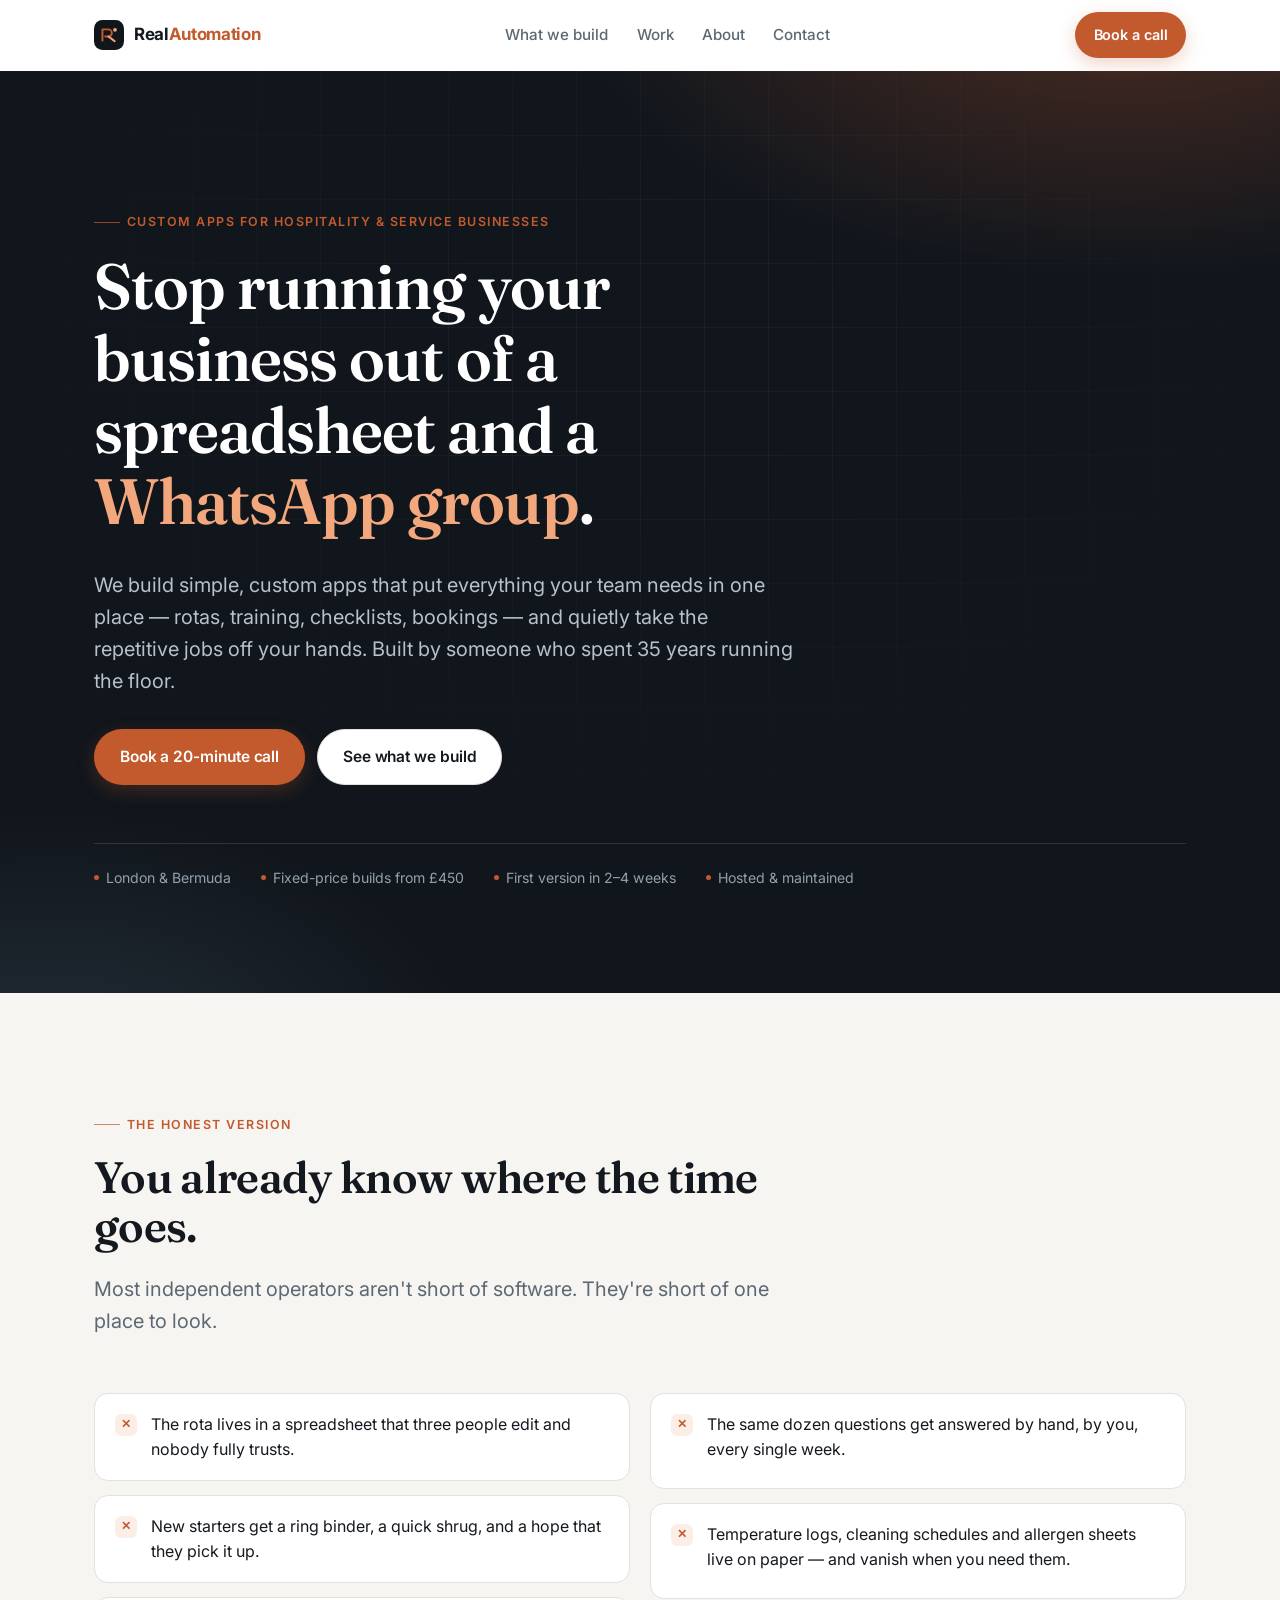
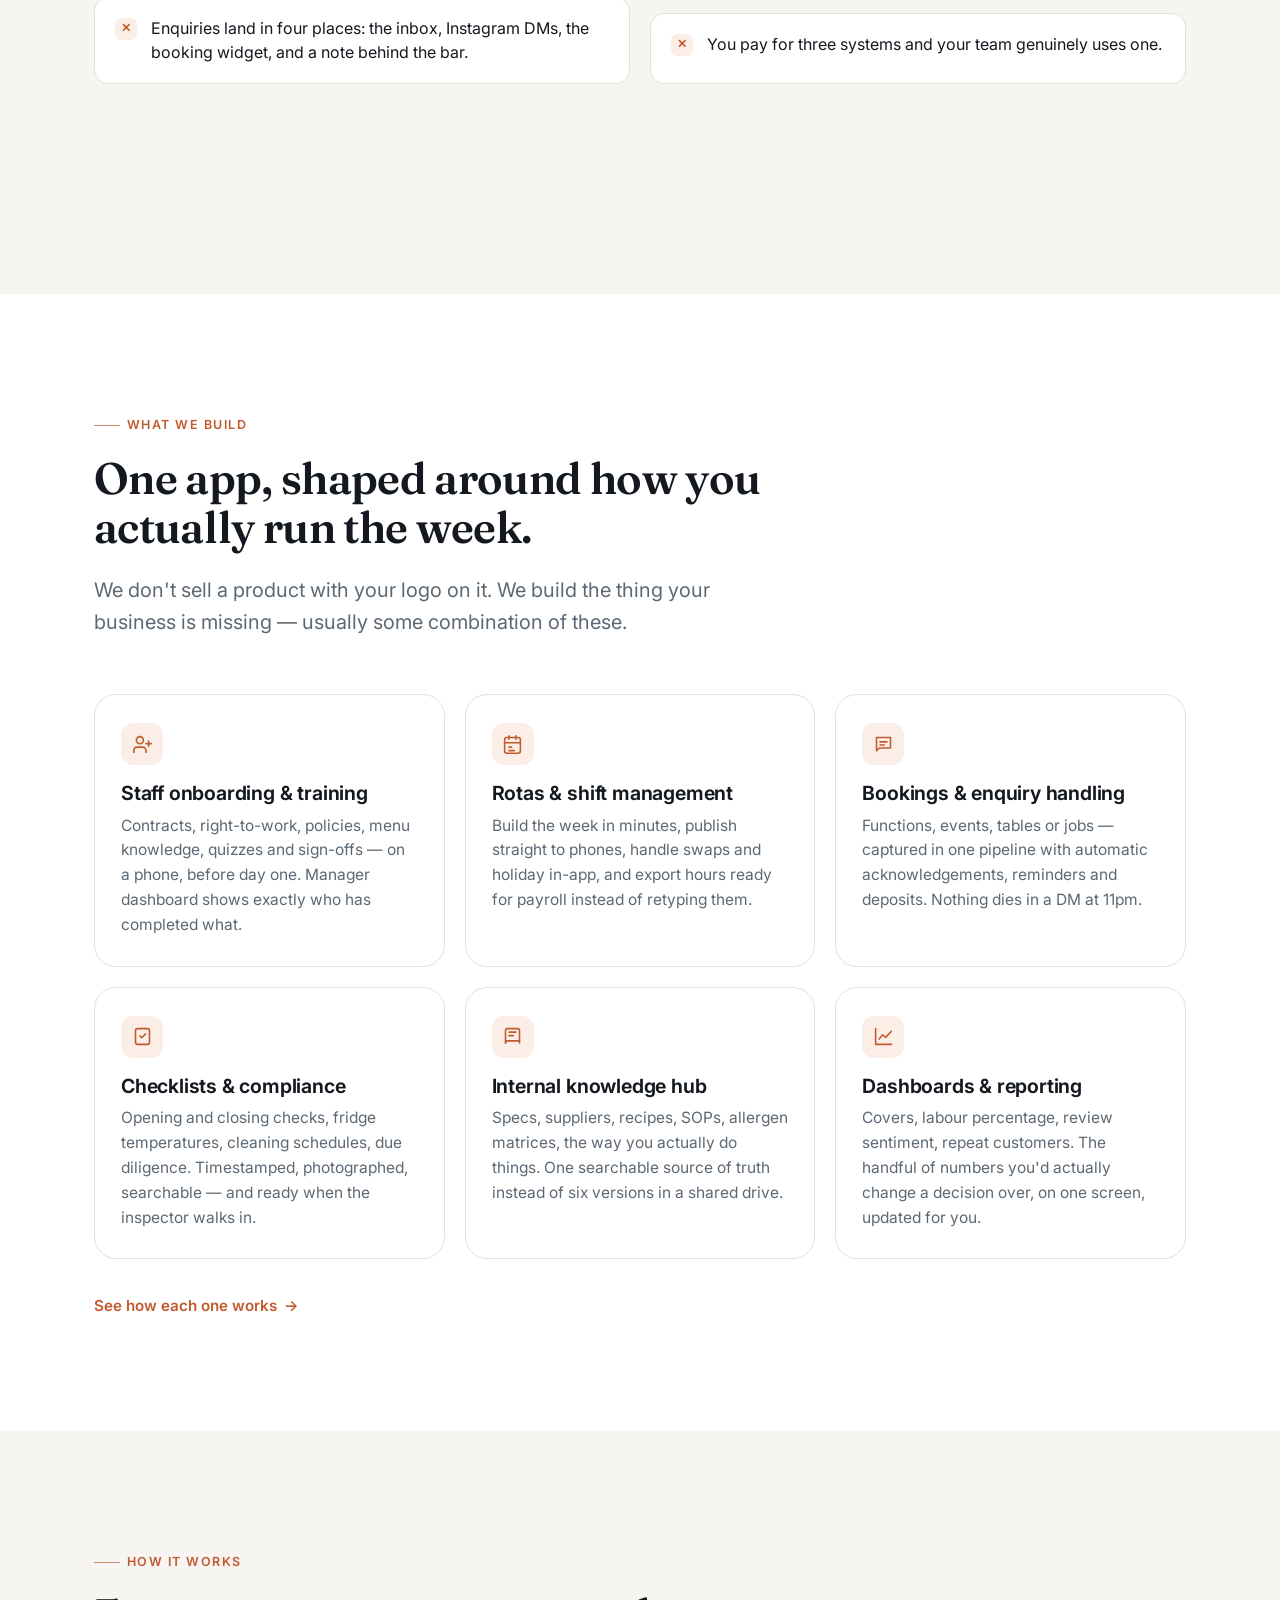
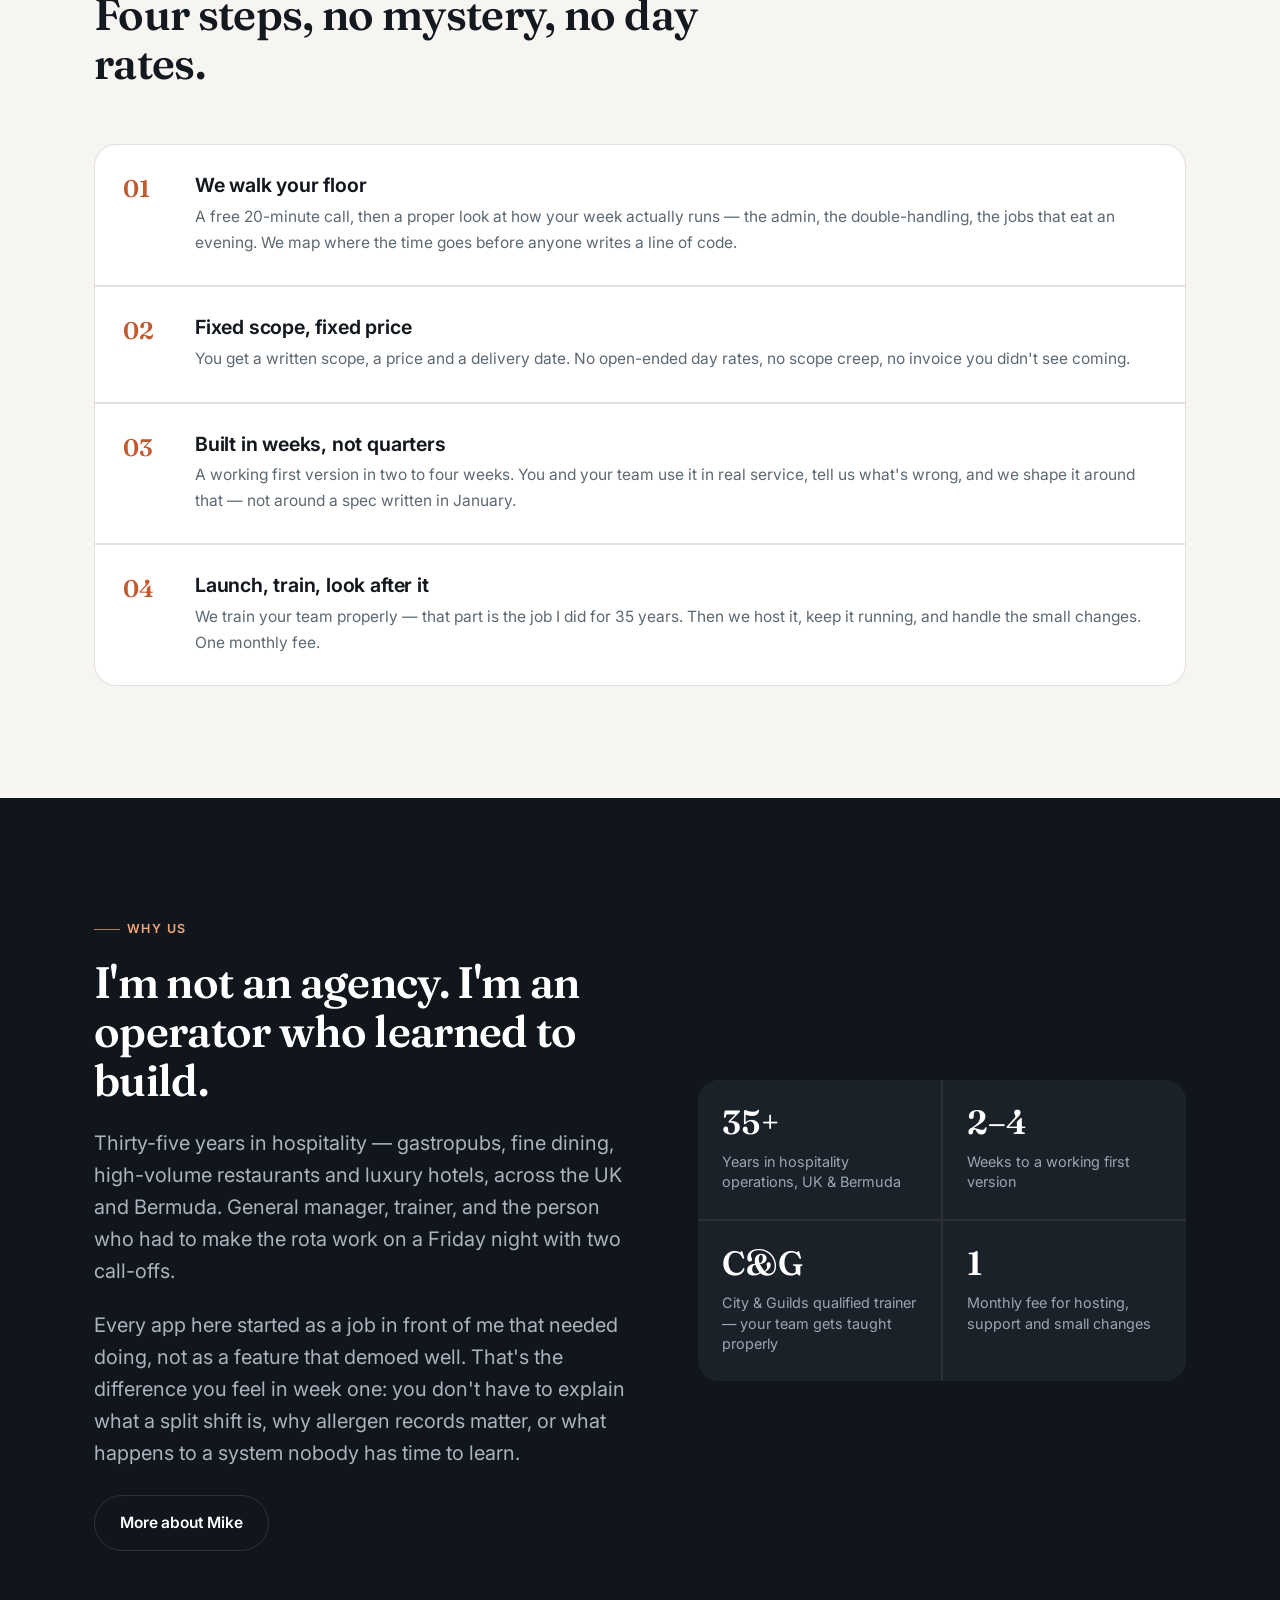
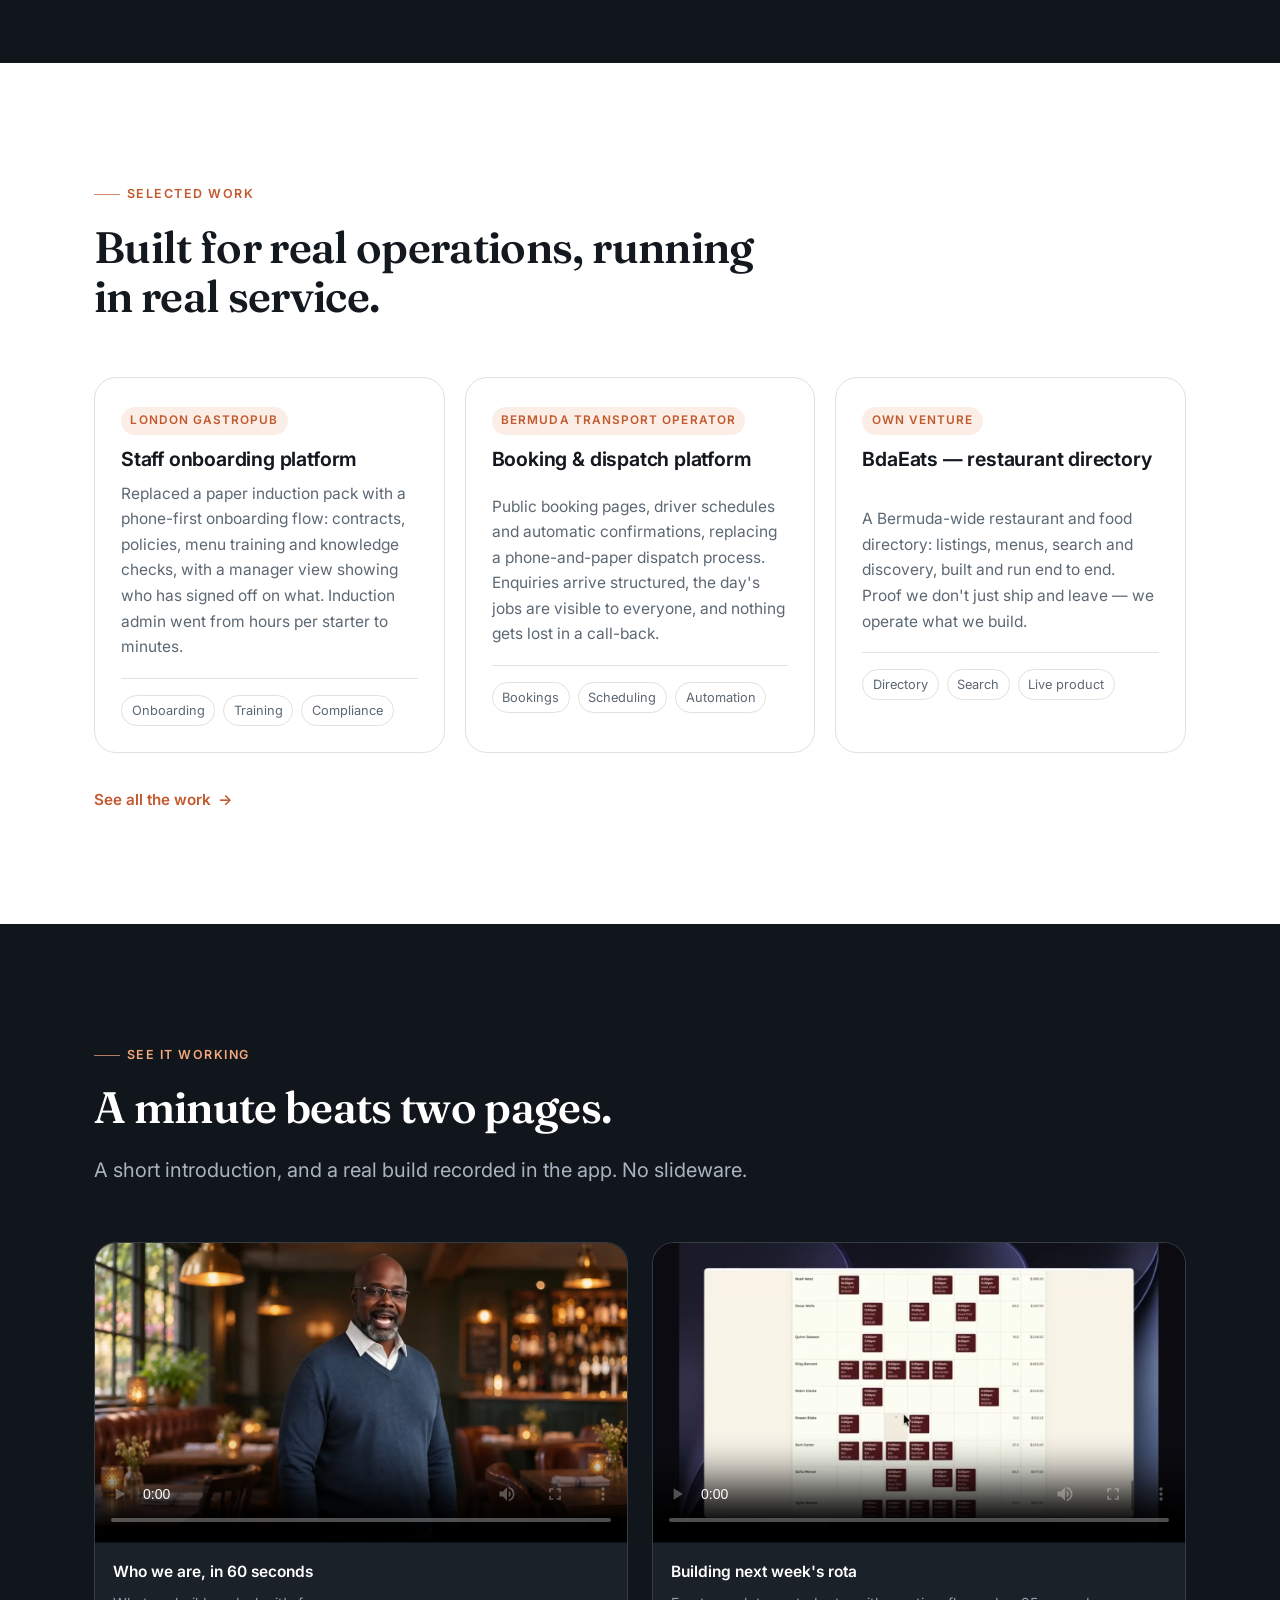
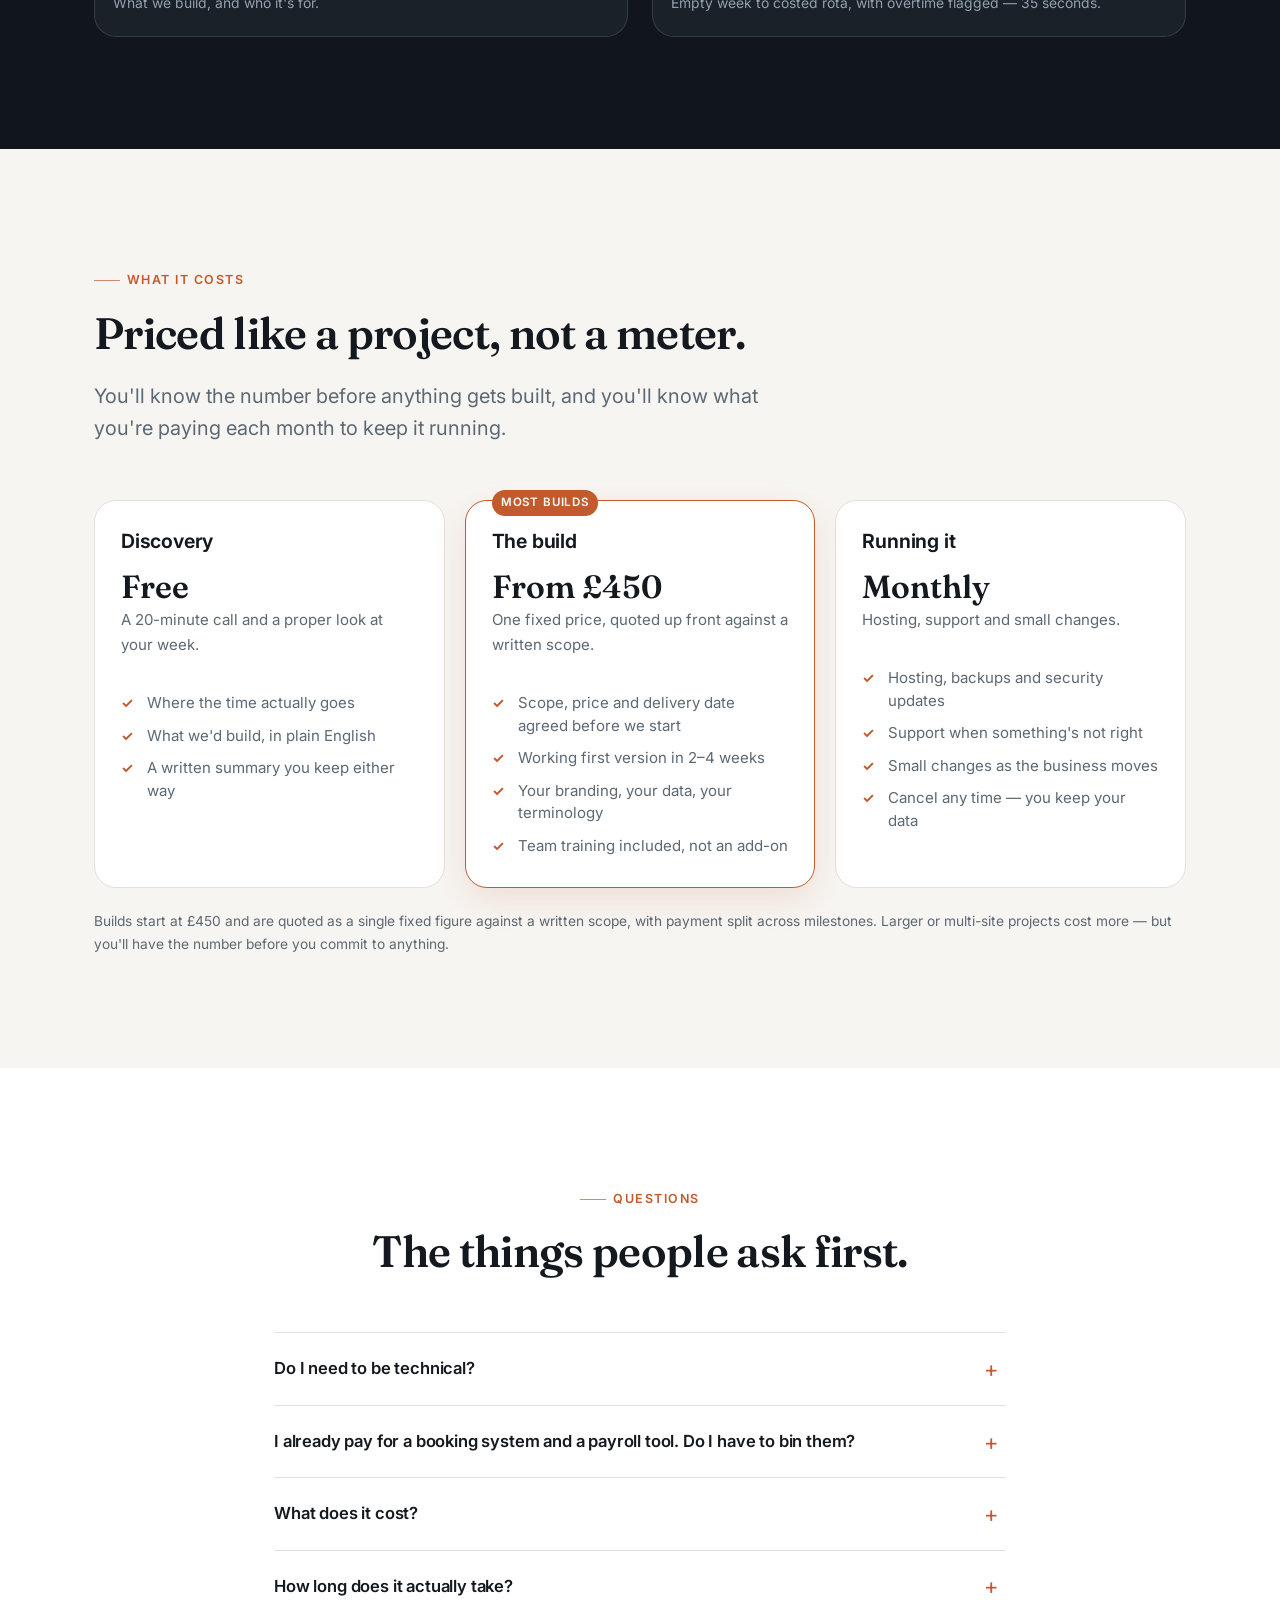
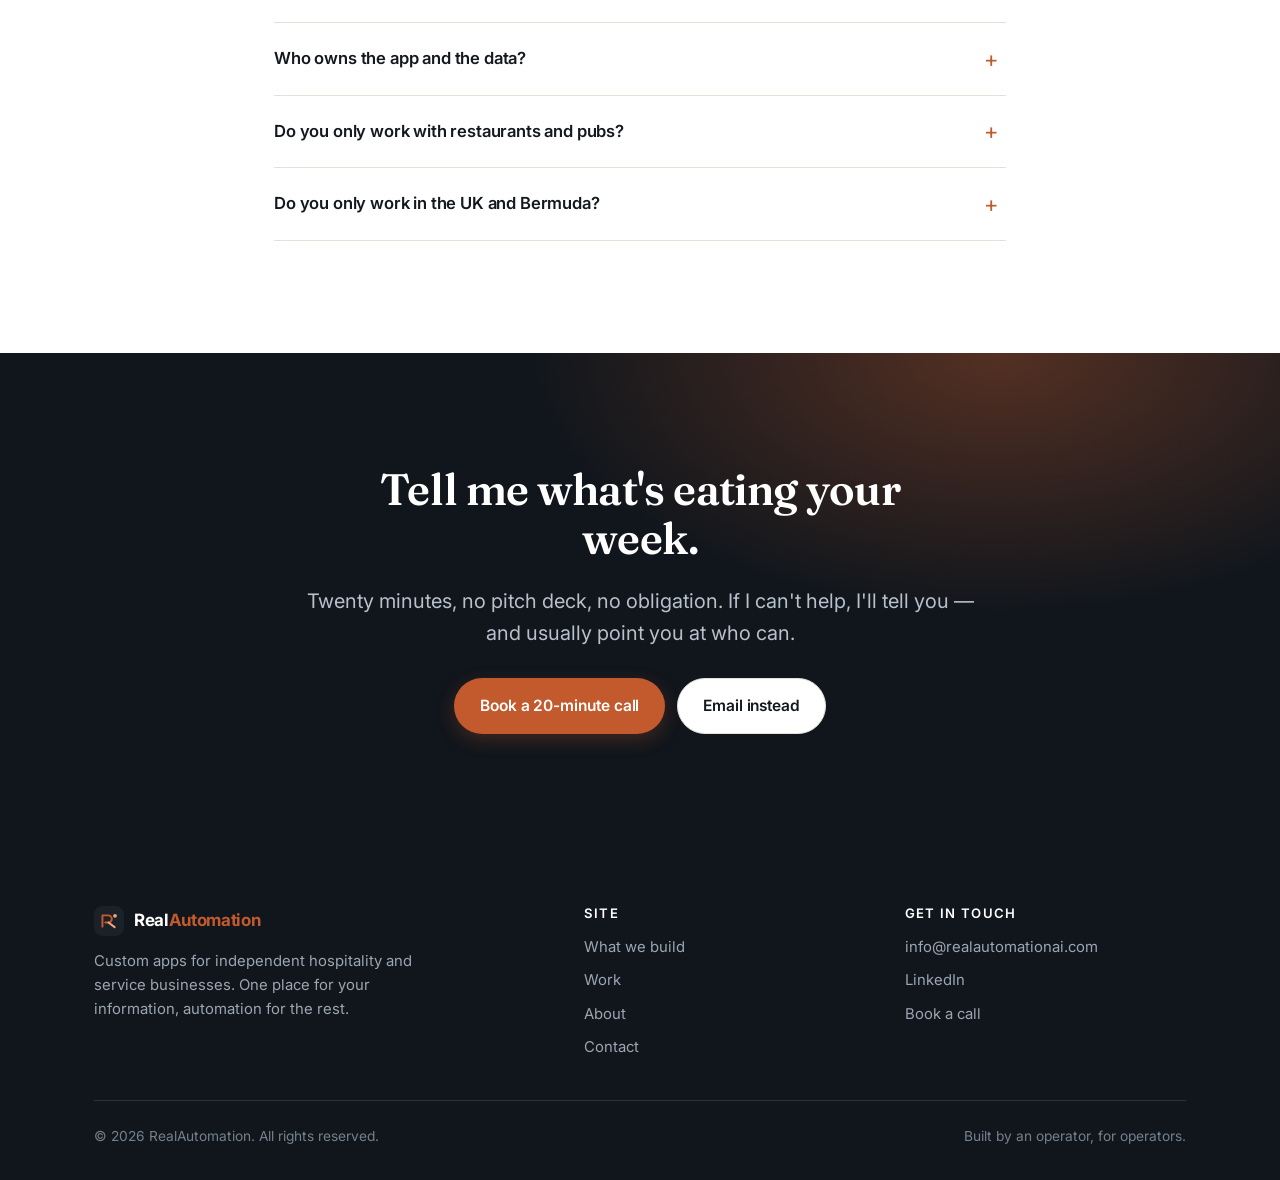
<file: index.html>
<!DOCTYPE html>
<html lang="en-GB">
<head>
<meta charset="utf-8">
<meta name="viewport" content="width=device-width, initial-scale=1">
<title>RealAutomation — Custom apps for hospitality &amp; service businesses</title>
<meta name="description" content="We build simple, custom apps for independent restaurants, pubs, hotels and service businesses — one place for rotas, training, checklists and bookings, and automation for the repetitive work. Fixed price, built in weeks. London &amp; Bermuda.">
<link rel="canonical" href="https://www.realautomationai.com/">

<meta property="og:type" content="website">
<meta property="og:title" content="RealAutomation — Custom apps for hospitality &amp; service businesses">
<meta property="og:description" content="One place for your rotas, training, checklists and bookings — and automation for the repetitive work eating your week. Built by an operator with 35 years on the floor.">
<meta property="og:url" content="https://www.realautomationai.com/">
<meta property="og:image" content="https://www.realautomationai.com/assets/img/og.png">
<meta property="og:site_name" content="RealAutomation">
<meta name="twitter:card" content="summary_large_image">
<meta name="theme-color" content="#11161C">

<link rel="icon" href="assets/img/favicon.svg" type="image/svg+xml">
<link rel="apple-touch-icon" href="assets/img/favicon.svg">
<link rel="preconnect" href="https://fonts.googleapis.com">
<link rel="preconnect" href="https://fonts.gstatic.com" crossorigin>
<link href="https://fonts.googleapis.com/css2?family=Fraunces:opsz,wght@9..144,500;9..144,600;9..144,700&family=Inter:wght@400;500;600;700&display=swap" rel="stylesheet">
<link rel="stylesheet" href="assets/css/styles.css">

<script type="application/ld+json">
{
  "@context": "https://schema.org",
  "@type": "ProfessionalService",
  "name": "RealAutomation",
  "url": "https://www.realautomationai.com/",
  "description": "Custom app development and workflow automation for independent hospitality and service businesses, delivered remotely to clients anywhere. Based in London, with long-standing clients in the UK and Bermuda.",
  "areaServed": {"@type":"Place","name":"Worldwide — remote delivery, based in London with clients in the UK and Bermuda"},
  "serviceType": ["Custom application development","Business process automation","Hospitality software"],
  "email": "info@realautomationai.com",
  "founder": {"@type":"Person","name":"Mike Robinson","jobTitle":"Founder"}
}
</script>
<script type="application/ld+json">
{
  "@context": "https://schema.org",
  "@type": "FAQPage",
  "mainEntity": [
    {
      "@type": "Question",
      "name": "Do I need to be technical?",
      "acceptedAnswer": {
        "@type": "Answer",
        "text": "No. If you can run a service, you can run this. We build the app around your words and your process, then train the team in person or on a call. Nobody has to learn an admin panel designed for a software company."
      }
    },
    {
      "@type": "Question",
      "name": "I already pay for a booking system and a payroll tool. Do I have to bin them?",
      "acceptedAnswer": {
        "@type": "Answer",
        "text": "Usually not. Where a tool works and has a way in, we connect to it so your data flows instead of being retyped. We only replace something when keeping it costs you more than it saves."
      }
    },
    {
      "@type": "Question",
      "name": "What does it cost?",
      "acceptedAnswer": {
        "@type": "Answer",
        "text": "Builds start at £450 and are priced as one fixed figure against a written scope — so you know the number before anything begins. What moves the price is how much the app has to do, not how many hours it takes us. Hosting and support are a separate monthly fee you can cancel at any time."
      }
    },
    {
      "@type": "Question",
      "name": "How long does it actually take?",
      "acceptedAnswer": {
        "@type": "Answer",
        "text": "A working first version in two to four weeks for most single-site builds, then a short period of shaping it around real use. Bigger multi-site projects run longer, and we'll say so before you commit."
      }
    },
    {
      "@type": "Question",
      "name": "Who owns the app and the data?",
      "acceptedAnswer": {
        "@type": "Answer",
        "text": "The data is yours, always, and you can export it whenever you want — including on the day you leave. Ownership and licensing of the code is set out in the agreement before we start, so there are no surprises later."
      }
    },
    {
      "@type": "Question",
      "name": "Do you only work with restaurants and pubs?",
      "acceptedAnswer": {
        "@type": "Answer",
        "text": "Hospitality is home, but the same shape of problem turns up in transport, salons, clinics, trades and events — scattered information, repetitive admin, a team on their phones. If that's you, the fit is usually good."
      }
    },
    {
      "@type": "Question",
      "name": "Do you only work in the UK and Bermuda?",
      "acceptedAnswer": {
        "@type": "Answer",
        "text": "No — those are just where we're based and where our roots are. The build itself happens remotely, so where your business is doesn't decide whether we can work together. We've built for operators in both countries and we're happy to work across time zones; the only thing distance really changes is how often anyone stands in your dining room, and plenty of builds never need that at all."
      }
    }
  ]
}
</script>
</head>
<body>

<header class="site-header">
  <div class="wrap nav">
    <a class="brand" href="/">
      <svg class="mark" viewBox="0 0 32 32" fill="none" aria-hidden="true">
        <rect width="32" height="32" rx="9" fill="#11161C"/>
        <path d="M9 22V10h6.2a3.8 3.8 0 0 1 0 7.6H12" stroke="#C25A2E" stroke-width="2.1" stroke-linecap="round" stroke-linejoin="round"/>
        <path d="M15.4 17.6 22 22.5" stroke="#F3A77C" stroke-width="2.1" stroke-linecap="round"/>
        <circle cx="22.4" cy="10.4" r="2" fill="#F3A77C"/>
      </svg>
      <span><b>Real</b><i>Automation</i></span>
    </a>
    <ul class="nav-links" id="nav-links">
      <li><a href="/what-we-build">What we build</a></li>
      <li><a href="/work">Work</a></li>
      <li><a href="/about">About</a></li>
      <li><a href="/contact">Contact</a></li>
    </ul>
    <div class="nav-cta">
      <a class="btn btn--primary btn--sm" href="/contact">Book a call</a>
      <button class="nav-toggle" aria-label="Menu" aria-expanded="false" aria-controls="nav-links"><span></span></button>
    </div>
  </div>
</header>

<main>

  <!-- HERO -->
  <section class="hero">
    <div class="wrap">
      <p class="eyebrow">Custom apps for hospitality &amp; service businesses</p>
      <h1>Stop running your business out of a spreadsheet and a <em>WhatsApp group</em>.</h1>
      <p class="lede">We build simple, custom apps that put everything your team needs in one place — rotas, training, checklists, bookings — and quietly take the repetitive jobs off your hands. Built by someone who spent 35 years running the floor.</p>
      <div class="btn-row">
        <a class="btn btn--primary" href="/contact">Book a 20-minute call</a>
        <a class="btn btn--ghost" href="/what-we-build">See what we build</a>
      </div>
      <div class="hero-strip">
        <span>London &amp; Bermuda</span>
        <span>Fixed-price builds from £450</span>
        <span>First version in 2–4 weeks</span>
        <span>Hosted &amp; maintained</span>
      </div>
    </div>
  </section>

  <!-- PROBLEM -->
  <section class="soft">
    <div class="wrap">
      <div class="section-head reveal">
        <p class="eyebrow">The honest version</p>
        <h2>You already know where the time goes.</h2>
        <p class="lede">Most independent operators aren't short of software. They're short of one place to look.</p>
      </div>
      <div class="grid grid-2 reveal">
        <ul class="painlist">
          <li>The rota lives in a spreadsheet that three people edit and nobody fully trusts.</li>
          <li>New starters get a ring binder, a quick shrug, and a hope that they pick it up.</li>
          <li>Enquiries land in four places: the inbox, Instagram DMs, the booking widget, and a note behind the bar.</li>
        </ul>
        <ul class="painlist">
          <li>The same dozen questions get answered by hand, by you, every single week.</li>
          <li>Temperature logs, cleaning schedules and allergen sheets live on paper — and vanish when you need them.</li>
          <li>You pay for three systems and your team genuinely uses one.</li>
        </ul>
      </div>
      <p class="lede reveal" style="margin-top:34px;max-width:62ch;"><strong style="color:var(--text)">None of that needs a bigger team.</strong> It needs one place to look, and a handful of jobs that run themselves.</p>
    </div>
  </section>

  <!-- WHAT WE BUILD -->
  <section>
    <div class="wrap">
      <div class="section-head reveal">
        <p class="eyebrow">What we build</p>
        <h2>One app, shaped around how you actually run the week.</h2>
        <p class="lede">We don't sell a product with your logo on it. We build the thing your business is missing — usually some combination of these.</p>
      </div>

      <div class="grid grid-3">
        <article class="card card--hover reveal">
          <div class="icon"><svg viewBox="0 0 24 24" fill="none" stroke="currentColor" stroke-width="1.8" stroke-linecap="round" stroke-linejoin="round"><path d="M16 21v-2a4 4 0 0 0-4-4H6a4 4 0 0 0-4 4v2"/><circle cx="9" cy="7" r="4"/><path d="M19 8v6M22 11h-6"/></svg></div>
          <h3>Staff onboarding &amp; training</h3>
          <p>Contracts, right-to-work, policies, menu knowledge, quizzes and sign-offs — on a phone, before day one. Manager dashboard shows exactly who has completed what.</p>
        </article>

        <article class="card card--hover reveal">
          <div class="icon"><svg viewBox="0 0 24 24" fill="none" stroke="currentColor" stroke-width="1.8" stroke-linecap="round" stroke-linejoin="round"><rect x="3" y="4" width="18" height="18" rx="2.5"/><path d="M16 2v4M8 2v4M3 10h18M8 15h3M8 19h6"/></svg></div>
          <h3>Rotas &amp; shift management</h3>
          <p>Build the week in minutes, publish straight to phones, handle swaps and holiday in-app, and export hours ready for payroll instead of retyping them.</p>
        </article>

        <article class="card card--hover reveal">
          <div class="icon"><svg viewBox="0 0 24 24" fill="none" stroke="currentColor" stroke-width="1.8" stroke-linecap="round" stroke-linejoin="round"><path d="M4 4h16v12H7l-3 3V4Z"/><path d="M8 9h8M8 12.5h5"/></svg></div>
          <h3>Bookings &amp; enquiry handling</h3>
          <p>Functions, events, tables or jobs — captured in one pipeline with automatic acknowledgements, reminders and deposits. Nothing dies in a DM at 11pm.</p>
        </article>

        <article class="card card--hover reveal">
          <div class="icon"><svg viewBox="0 0 24 24" fill="none" stroke="currentColor" stroke-width="1.8" stroke-linecap="round" stroke-linejoin="round"><path d="M9 11.5 11 13.5 15.5 9"/><rect x="4" y="3" width="16" height="18" rx="2.5"/></svg></div>
          <h3>Checklists &amp; compliance</h3>
          <p>Opening and closing checks, fridge temperatures, cleaning schedules, due diligence. Timestamped, photographed, searchable — and ready when the inspector walks in.</p>
        </article>

        <article class="card card--hover reveal">
          <div class="icon"><svg viewBox="0 0 24 24" fill="none" stroke="currentColor" stroke-width="1.8" stroke-linecap="round" stroke-linejoin="round"><path d="M4 19.5V5a2 2 0 0 1 2-2h12a2 2 0 0 1 2 2v14.5"/><path d="M4 19.5A2.5 2.5 0 0 1 6.5 17H20"/><path d="M8 7h8M8 11h5"/></svg></div>
          <h3>Internal knowledge hub</h3>
          <p>Specs, suppliers, recipes, SOPs, allergen matrices, the way you actually do things. One searchable source of truth instead of six versions in a shared drive.</p>
        </article>

        <article class="card card--hover reveal">
          <div class="icon"><svg viewBox="0 0 24 24" fill="none" stroke="currentColor" stroke-width="1.8" stroke-linecap="round" stroke-linejoin="round"><path d="M3 3v18h18"/><path d="M7 15l4-5 3.5 3L21 6"/></svg></div>
          <h3>Dashboards &amp; reporting</h3>
          <p>Covers, labour percentage, review sentiment, repeat customers. The handful of numbers you'd actually change a decision over, on one screen, updated for you.</p>
        </article>
      </div>

      <div class="btn-row reveal" style="margin-top:34px;">
        <a class="arrowlink" href="/what-we-build">See how each one works <span>→</span></a>
      </div>
    </div>
  </section>

  <!-- HOW IT WORKS -->
  <section class="soft">
    <div class="wrap">
      <div class="section-head reveal">
        <p class="eyebrow">How it works</p>
        <h2>Four steps, no mystery, no day rates.</h2>
      </div>

      <div class="steps reveal">
        <div class="step">
          <div class="num">01</div>
          <div>
            <h3>We walk your floor</h3>
            <p>A free 20-minute call, then a proper look at how your week actually runs — the admin, the double-handling, the jobs that eat an evening. We map where the time goes before anyone writes a line of code.</p>
          </div>
        </div>
        <div class="step">
          <div class="num">02</div>
          <div>
            <h3>Fixed scope, fixed price</h3>
            <p>You get a written scope, a price and a delivery date. No open-ended day rates, no scope creep, no invoice you didn't see coming.</p>
          </div>
        </div>
        <div class="step">
          <div class="num">03</div>
          <div>
            <h3>Built in weeks, not quarters</h3>
            <p>A working first version in two to four weeks. You and your team use it in real service, tell us what's wrong, and we shape it around that — not around a spec written in January.</p>
          </div>
        </div>
        <div class="step">
          <div class="num">04</div>
          <div>
            <h3>Launch, train, look after it</h3>
            <p>We train your team properly — that part is the job I did for 35 years. Then we host it, keep it running, and handle the small changes. One monthly fee.</p>
          </div>
        </div>
      </div>
    </div>
  </section>

  <!-- WHY ME -->
  <section class="dark">
    <div class="wrap">
      <div class="split">
        <div class="reveal">
          <p class="eyebrow">Why us</p>
          <h2>I'm not an agency. I'm an operator who learned to build.</h2>
          <p class="lede">Thirty-five years in hospitality — gastropubs, fine dining, high-volume restaurants and luxury hotels, across the UK and Bermuda. General manager, trainer, and the person who had to make the rota work on a Friday night with two call-offs.</p>
          <p class="lede">Every app here started as a job in front of me that needed doing, not as a feature that demoed well. That's the difference you feel in week one: you don't have to explain what a split shift is, why allergen records matter, or what happens to a system nobody has time to learn.</p>
          <div class="btn-row" style="margin-top:1.6rem;">
            <a class="btn btn--ghost" href="/about">More about Mike</a>
          </div>
        </div>
        <div class="statgrid reveal">
          <div class="stat"><b>35+</b><span>Years in hospitality operations, UK &amp; Bermuda</span></div>
          <div class="stat"><b>2–4</b><span>Weeks to a working first version</span></div>
          <div class="stat"><b>C&amp;G</b><span>City &amp; Guilds qualified trainer — your team gets taught properly</span></div>
          <div class="stat"><b>1</b><span>Monthly fee for hosting, support and small changes</span></div>
        </div>
      </div>
    </div>
  </section>

  <!-- WORK -->
  <section>
    <div class="wrap">
      <div class="section-head reveal">
        <p class="eyebrow">Selected work</p>
        <h2>Built for real operations, running in real service.</h2>
      </div>

      <div class="grid grid-3">
        <article class="case reveal">
          <div class="case-head">
            <span class="case-tag">London gastropub</span>
            <h3>Staff onboarding platform</h3>
          </div>
          <div class="case-body">
            <p>Replaced a paper induction pack with a phone-first onboarding flow: contracts, policies, menu training and knowledge checks, with a manager view showing who has signed off on what. Induction admin went from hours per starter to minutes.</p>
            <div class="case-meta"><span class="chip">Onboarding</span><span class="chip">Training</span><span class="chip">Compliance</span></div>
          </div>
        </article>

        <article class="case reveal">
          <div class="case-head">
            <span class="case-tag">Bermuda transport operator</span>
            <h3>Booking &amp; dispatch platform</h3>
          </div>
          <div class="case-body">
            <p>Public booking pages, driver schedules and automatic confirmations, replacing a phone-and-paper dispatch process. Enquiries arrive structured, the day's jobs are visible to everyone, and nothing gets lost in a call-back.</p>
            <div class="case-meta"><span class="chip">Bookings</span><span class="chip">Scheduling</span><span class="chip">Automation</span></div>
          </div>
        </article>

        <article class="case reveal">
          <div class="case-head">
            <span class="case-tag">Own venture</span>
            <h3>BdaEats — restaurant directory</h3>
          </div>
          <div class="case-body">
            <p>A Bermuda-wide restaurant and food directory: listings, menus, search and discovery, built and run end to end. Proof we don't just ship and leave — we operate what we build.</p>
            <div class="case-meta"><span class="chip">Directory</span><span class="chip">Search</span><span class="chip">Live product</span></div>
          </div>
        </article>
      </div>

      <div class="btn-row reveal" style="margin-top:34px;">
        <a class="arrowlink" href="/work">See all the work <span>→</span></a>
      </div>
    </div>
  </section>

  <!-- VIDEO -->
  <section class="dark">
    <div class="wrap">
      <div class="section-head reveal">
        <p class="eyebrow">See it working</p>
        <h2>A minute beats two pages.</h2>
        <p class="lede">A short introduction, and a real build recorded in the app. No slideware.</p>
      </div>

      <div class="videos videos--two">
        <!-- VIDEO 1 — intro -->
        <figure class="video reveal" style="margin:0;">
          <div class="video-frame">
            <video controls preload="metadata" playsinline poster="assets/img/poster-intro.jpg">
              <source src="assets/video/intro.mp4" type="video/mp4">
              Your browser can't play this video.
            </video>
          </div>
          <figcaption class="video-cap">
            <strong>Who we are, in 60 seconds</strong>
            <span>What we build, and who it's for.</span>
          </figcaption>
        </figure>

        <!-- VIDEO 2 — rota walkthrough -->
        <figure class="video reveal" style="margin:0;">
          <div class="video-frame">
            <video controls preload="metadata" playsinline poster="assets/img/poster-rota.jpg">
              <source src="assets/video/rota-walkthrough.mp4" type="video/mp4">
              Your browser can't play this video.
            </video>
          </div>
          <figcaption class="video-cap">
            <strong>Building next week's rota</strong>
            <span>Empty week to costed rota, with overtime flagged — 35 seconds.</span>
          </figcaption>
        </figure>
      </div>
    </div>
  </section>

  <!-- PRICING -->
  <section class="soft">
    <div class="wrap">
      <div class="section-head reveal">
        <p class="eyebrow">What it costs</p>
        <h2>Priced like a project, not a meter.</h2>
        <p class="lede">You'll know the number before anything gets built, and you'll know what you're paying each month to keep it running.</p>
      </div>

      <div class="price">
        <div class="price-card reveal">
          <h3>Discovery</h3>
          <div class="price-figure">Free</div>
          <p class="muted" style="font-size:.94rem;">A 20-minute call and a proper look at your week.</p>
          <ul>
            <li>Where the time actually goes</li>
            <li>What we'd build, in plain English</li>
            <li>A written summary you keep either way</li>
          </ul>
        </div>

        <div class="price-card is-feature reveal">
          <h3>The build</h3>
          <div class="price-figure">From £450</div>
          <p class="muted" style="font-size:.94rem;">One fixed price, quoted up front against a written scope.</p>
          <ul>
            <li>Scope, price and delivery date agreed before we start</li>
            <li>Working first version in 2–4 weeks</li>
            <li>Your branding, your data, your terminology</li>
            <li>Team training included, not an add-on</li>
          </ul>
        </div>

        <div class="price-card reveal">
          <h3>Running it</h3>
          <div class="price-figure">Monthly</div>
          <p class="muted" style="font-size:.94rem;">Hosting, support and small changes.</p>
          <ul>
            <li>Hosting, backups and security updates</li>
            <li>Support when something's not right</li>
            <li>Small changes as the business moves</li>
            <li>Cancel any time — you keep your data</li>
          </ul>
        </div>
      </div>
      <p class="form-note reveal" style="margin-top:22px;">Builds start at £450 and are quoted as a single fixed figure against a written scope, with payment split across milestones. Larger or multi-site projects cost more — but you'll have the number before you commit to anything.</p>
    </div>
  </section>

  <!-- FAQ -->
  <section>
    <div class="wrap wrap--narrow">
      <div class="section-head center reveal">
        <p class="eyebrow" style="justify-content:center;">Questions</p>
        <h2>The things people ask first.</h2>
      </div>

      <div class="faq reveal">
        <details>
          <summary>Do I need to be technical?</summary>
          <p>No. If you can run a service, you can run this. We build the app around your words and your process, then train the team in person or on a call. Nobody has to learn an admin panel designed for a software company.</p>
        </details>
        <details>
          <summary>I already pay for a booking system and a payroll tool. Do I have to bin them?</summary>
          <p>Usually not. Where a tool works and has a way in, we connect to it so your data flows instead of being retyped. We only replace something when keeping it costs you more than it saves.</p>
        </details>
        <details>
          <summary>What does it cost?</summary>
          <p>Builds start at £450 and are priced as one fixed figure against a written scope — so you know the number before anything begins. What moves the price is how much the app has to do, not how many hours it takes us. Hosting and support are a separate monthly fee you can cancel at any time.</p>
        </details>
        <details>
          <summary>How long does it actually take?</summary>
          <p>A working first version in two to four weeks for most single-site builds, then a short period of shaping it around real use. Bigger multi-site projects run longer, and we'll say so before you commit.</p>
        </details>
        <details>
          <summary>Who owns the app and the data?</summary>
          <p>The data is yours, always, and you can export it whenever you want — including on the day you leave. Ownership and licensing of the code is set out in the agreement before we start, so there are no surprises later.</p>
        </details>
        <details>
          <summary>Do you only work with restaurants and pubs?</summary>
          <p>Hospitality is home, but the same shape of problem turns up in transport, salons, clinics, trades and events — scattered information, repetitive admin, a team on their phones. If that's you, the fit is usually good.</p>
        </details>
        <details>
          <summary>Do you only work in the UK and Bermuda?</summary>
          <p>No — those are just where we're based and where our roots are. The build itself happens remotely, so where your business is doesn't decide whether we can work together. We've built for operators in both countries and we're happy to work across time zones; the only thing distance really changes is how often anyone stands in your dining room, and plenty of builds never need that at all.</p>
        </details>
      </div>
    </div>
  </section>

  <!-- CTA -->
  <section class="cta-band">
    <div class="wrap">
      <h2>Tell me what's eating your week.</h2>
      <p class="lede">Twenty minutes, no pitch deck, no obligation. If I can't help, I'll tell you — and usually point you at who can.</p>
      <div class="btn-row">
        <a class="btn btn--primary" href="/contact">Book a 20-minute call</a>
        <a class="btn btn--ghost" href="mailto:info@realautomationai.com">Email instead</a>
      </div>
    </div>
  </section>

</main>

<footer class="site-footer">
  <div class="wrap">
    <div class="footer-top">
      <div>
        <a class="brand" href="/">
          <svg class="mark" viewBox="0 0 32 32" fill="none" aria-hidden="true">
            <rect width="32" height="32" rx="9" fill="#1A2129"/>
            <path d="M9 22V10h6.2a3.8 3.8 0 0 1 0 7.6H12" stroke="#C25A2E" stroke-width="2.1" stroke-linecap="round" stroke-linejoin="round"/>
            <path d="M15.4 17.6 22 22.5" stroke="#F3A77C" stroke-width="2.1" stroke-linecap="round"/>
            <circle cx="22.4" cy="10.4" r="2" fill="#F3A77C"/>
          </svg>
          <span><b>Real</b><i>Automation</i></span>
        </a>
        <p>Custom apps for independent hospitality and service businesses. One place for your information, automation for the rest.</p>
      </div>
      <div class="footer-col">
        <h4>Site</h4>
        <ul>
          <li><a href="/what-we-build">What we build</a></li>
          <li><a href="/work">Work</a></li>
          <li><a href="/about">About</a></li>
          <li><a href="/contact">Contact</a></li>
        </ul>
      </div>
      <div class="footer-col">
        <h4>Get in touch</h4>
        <ul>
          <li><a href="mailto:info@realautomationai.com">info@realautomationai.com</a></li>
          <li><a href="https://www.linkedin.com/in/mike2881" rel="noopener">LinkedIn</a></li>
          <li><a href="/contact">Book a call</a></li>
        </ul>
      </div>
    </div>
    <div class="footer-bot">
      <span>&copy; <span data-year>2026</span> RealAutomation. All rights reserved.</span>
      <span>Built by an operator, for operators.</span>
    </div>
  </div>
</footer>

<script src="assets/js/main.js" defer></script>
<!-- LeadConnector chat widget -->
<script src="https://widgets.leadconnectorhq.com/loader.js" data-resources-url="https://widgets.leadconnectorhq.com/chat-widget/loader.js" data-widget-id="6afe1c2b4d224b0264fd9185"></script>
</body>
</html>
</file>
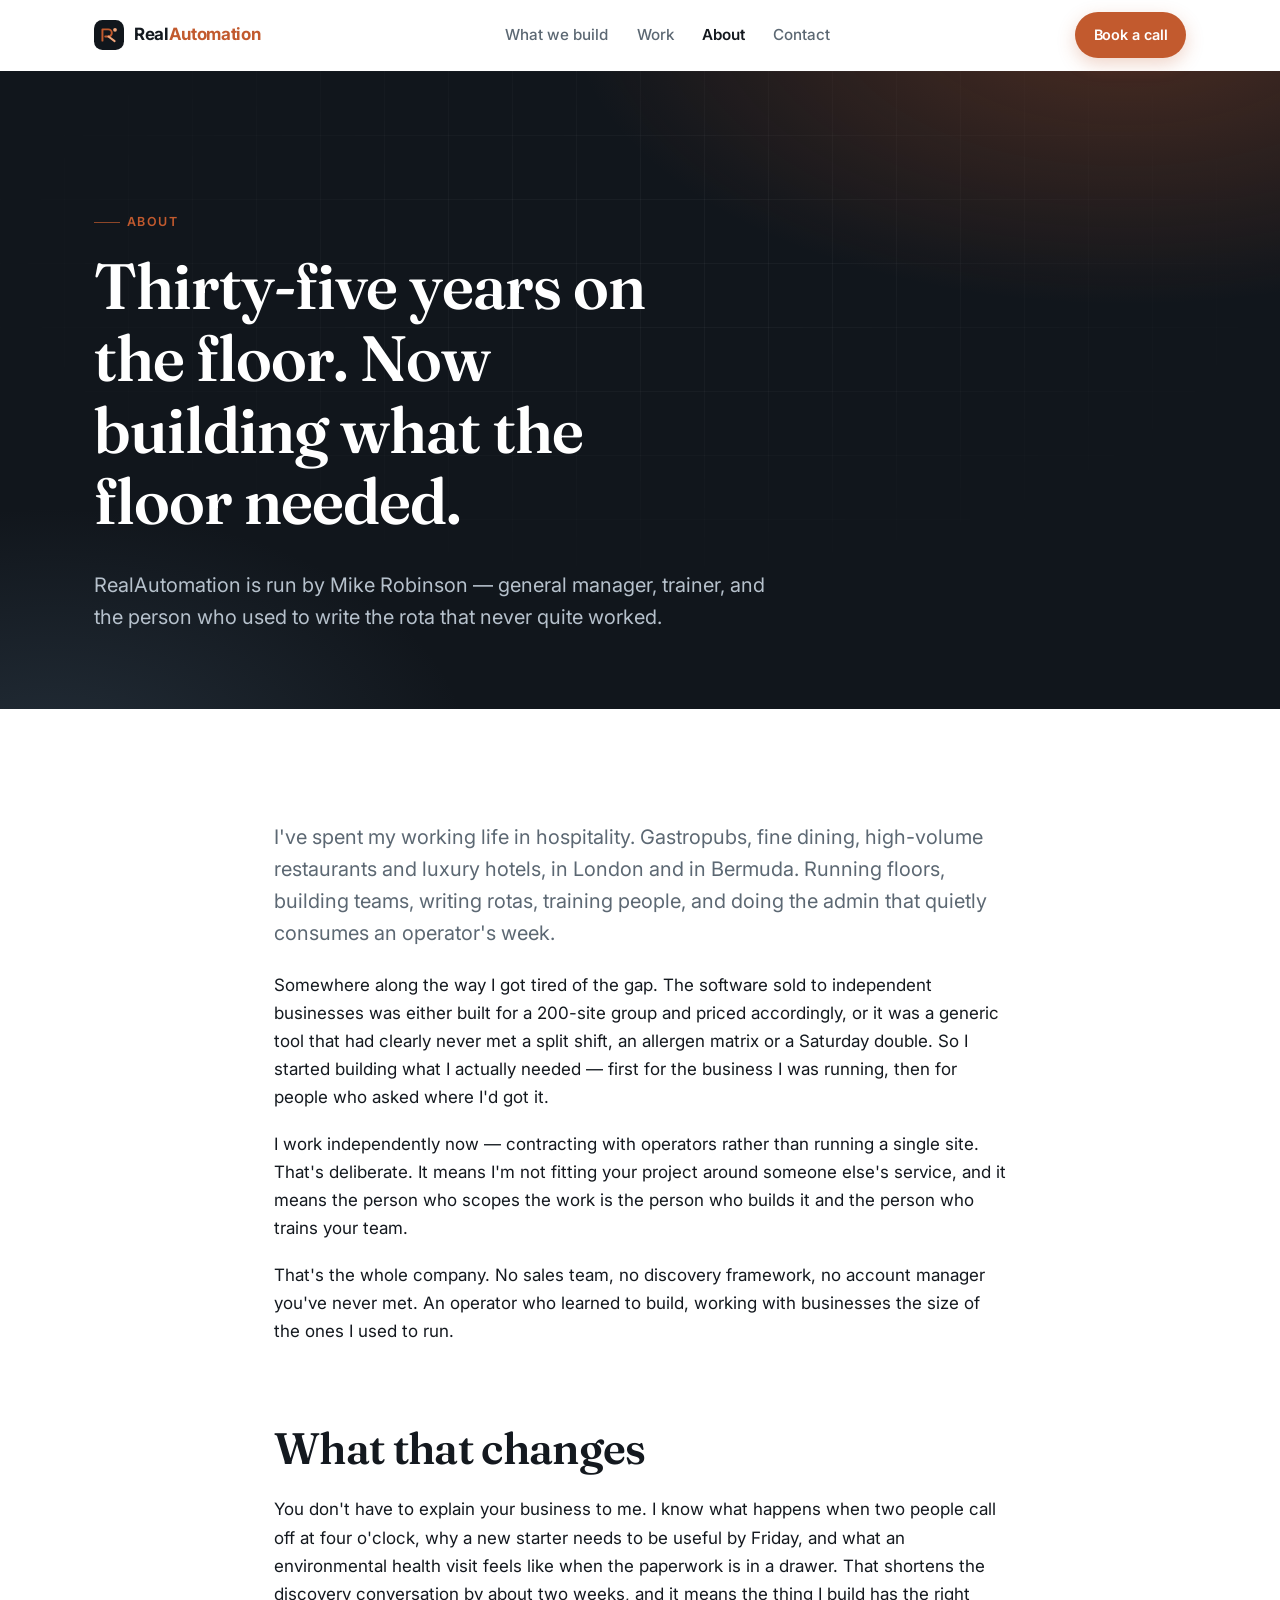
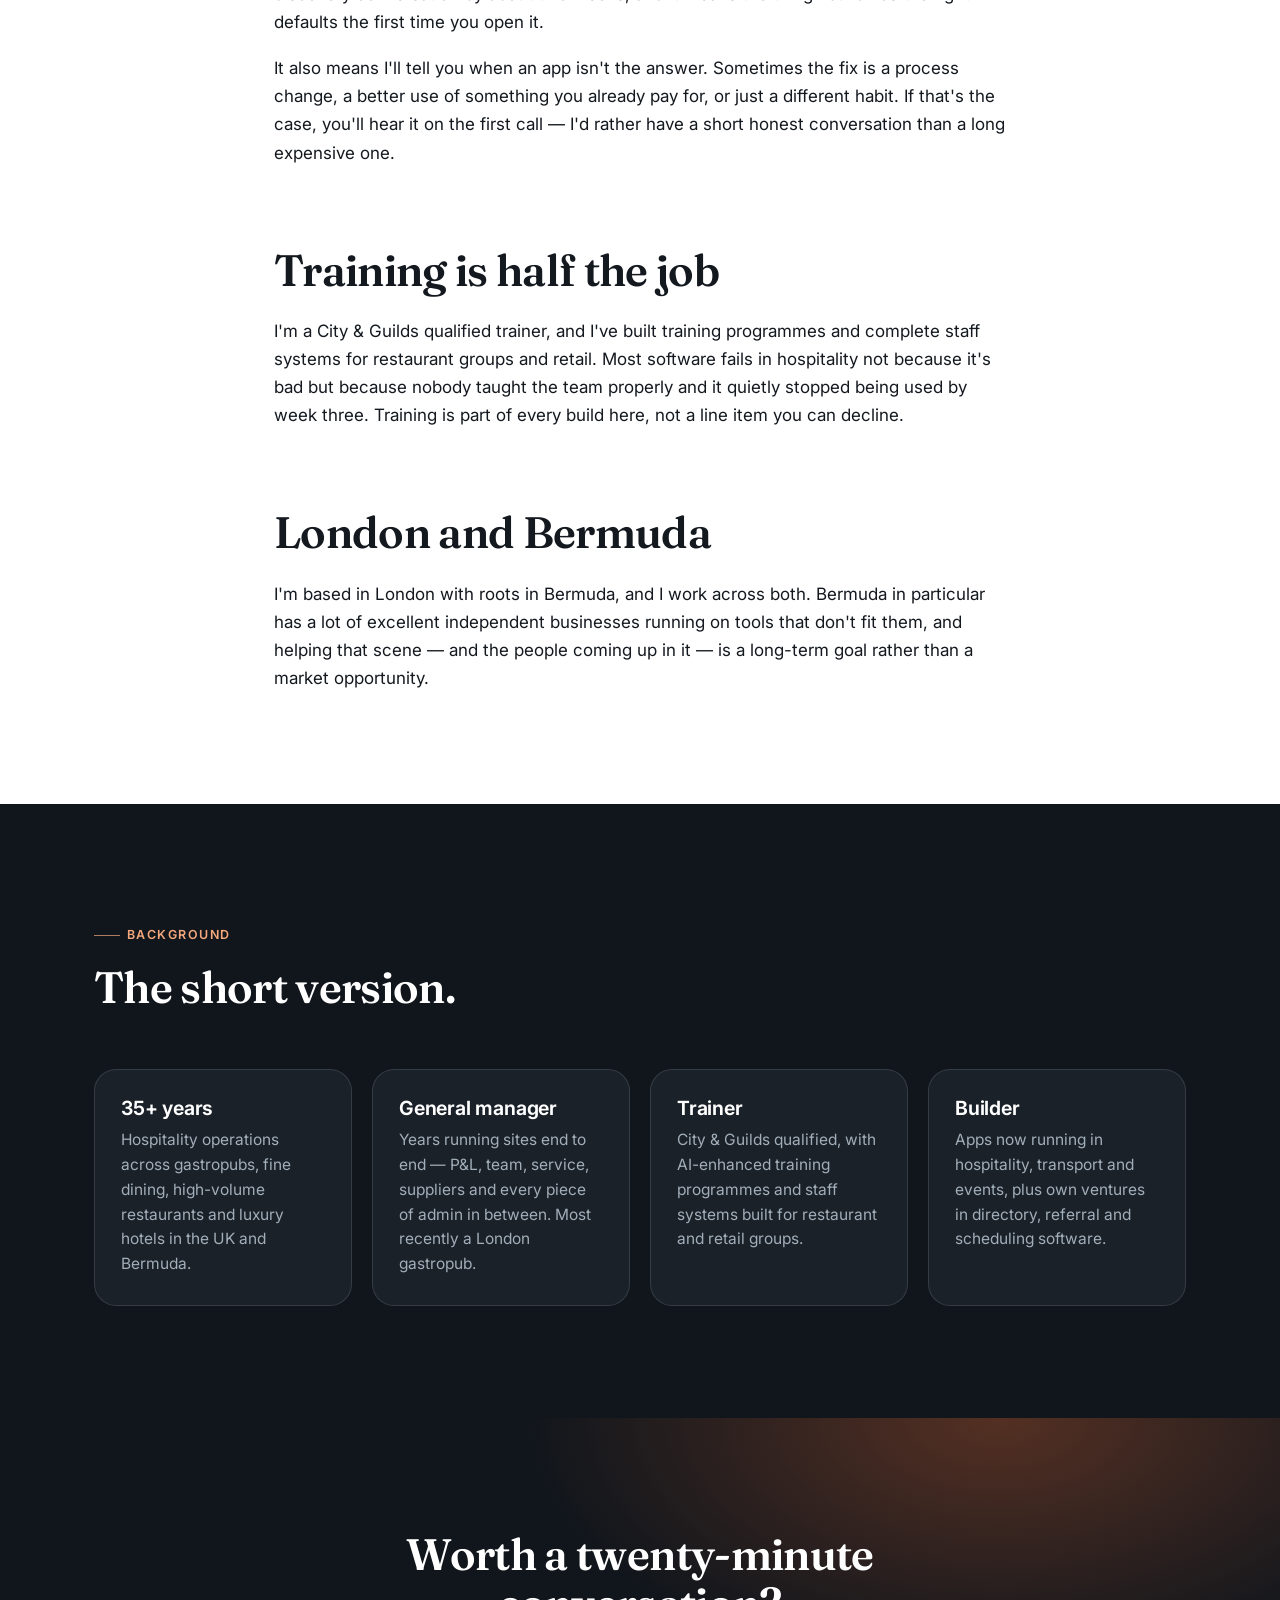
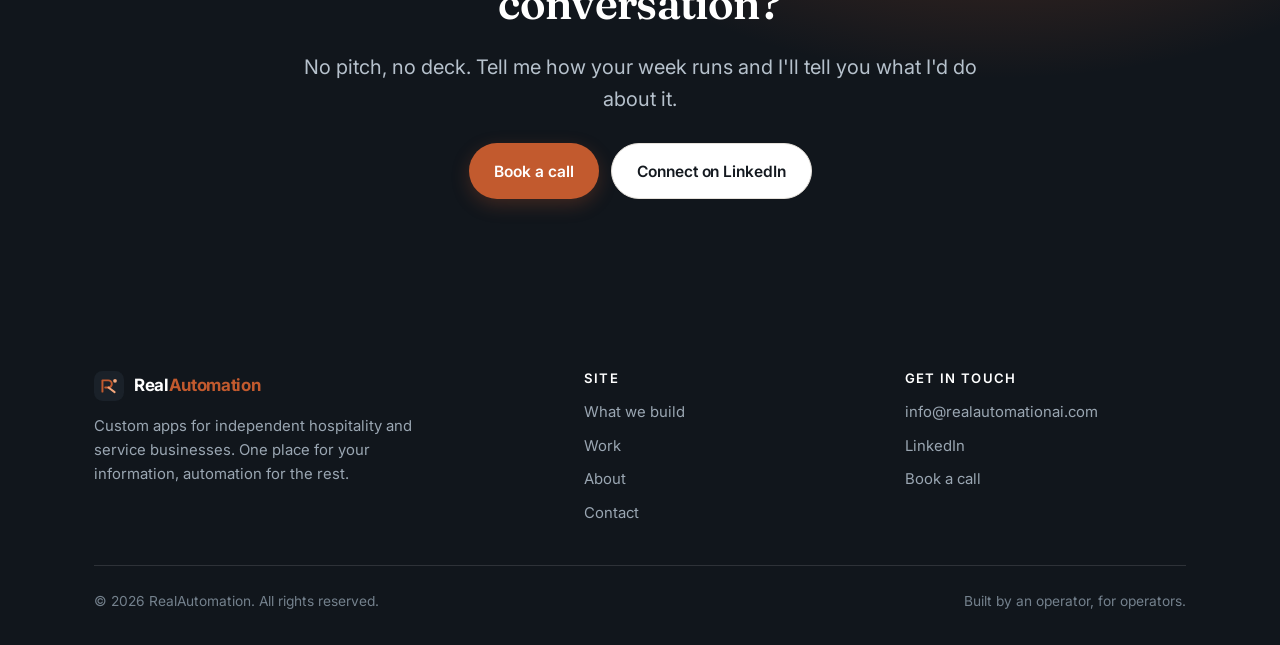
<file: about.html>
<!DOCTYPE html>
<html lang="en-GB">
<head>
<meta charset="utf-8">
<meta name="viewport" content="width=device-width, initial-scale=1">
<title>About Mike Robinson — operator turned app builder</title>
<meta name="description" content="RealAutomation is run by Mike Robinson — 35 years in hospitality operations across the UK and Bermuda, now building the apps those businesses actually need.">
<link rel="canonical" href="https://www.realautomationai.com/about">
<meta property="og:type" content="profile">
<meta property="og:title" content="About Mike Robinson — operator turned app builder">
<meta property="og:description" content="35 years running hospitality operations, now building the software those operations needed.">
<meta property="og:url" content="https://www.realautomationai.com/about">
<meta property="og:image" content="https://www.realautomationai.com/assets/img/og.png">
<meta property="og:site_name" content="RealAutomation">
<meta name="twitter:card" content="summary_large_image">
<meta name="twitter:title" content="About Mike Robinson — operator turned app builder">
<meta name="twitter:description" content="RealAutomation is run by Mike Robinson — 35 years in hospitality operations across the UK and Bermuda, now building the apps those businesses actually need.">
<meta name="twitter:image" content="https://www.realautomationai.com/assets/img/og.png">
<meta name="theme-color" content="#11161C">
<link rel="icon" href="assets/img/favicon.svg" type="image/svg+xml">
<link rel="preconnect" href="https://fonts.googleapis.com">
<link rel="preconnect" href="https://fonts.gstatic.com" crossorigin>
<link href="https://fonts.googleapis.com/css2?family=Fraunces:opsz,wght@9..144,500;9..144,600;9..144,700&family=Inter:wght@400;500;600;700&display=swap" rel="stylesheet">
<link rel="stylesheet" href="assets/css/styles.css">
<script type="application/ld+json">
{
  "@context": "https://schema.org",
  "@type": "BreadcrumbList",
  "itemListElement": [
    {
      "@type": "ListItem",
      "position": 1,
      "name": "Home",
      "item": "https://www.realautomationai.com/"
    },
    {
      "@type": "ListItem",
      "position": 2,
      "name": "About",
      "item": "https://www.realautomationai.com/about"
    }
  ]
}
</script>
<script type="application/ld+json">
{
  "@context": "https://schema.org",
  "@type": "AboutPage",
  "url": "https://www.realautomationai.com/about",
  "mainEntity": {
    "@type": "Person",
    "name": "Mike Robinson",
    "jobTitle": "Founder",
    "worksFor": {
      "@type": "Organization",
      "name": "RealAutomation",
      "url": "https://www.realautomationai.com/"
    },
    "description": "Thirty-five years in hospitality operations across the UK and Bermuda, now building custom apps for independent operators."
  }
}
</script>
</head>
<body>

<header class="site-header">
  <div class="wrap nav">
    <a class="brand" href="/">
      <svg class="mark" viewBox="0 0 32 32" fill="none" aria-hidden="true">
        <rect width="32" height="32" rx="9" fill="#11161C"/>
        <path d="M9 22V10h6.2a3.8 3.8 0 0 1 0 7.6H12" stroke="#C25A2E" stroke-width="2.1" stroke-linecap="round" stroke-linejoin="round"/>
        <path d="M15.4 17.6 22 22.5" stroke="#F3A77C" stroke-width="2.1" stroke-linecap="round"/>
        <circle cx="22.4" cy="10.4" r="2" fill="#F3A77C"/>
      </svg>
      <span><b>Real</b><i>Automation</i></span>
    </a>
    <ul class="nav-links" id="nav-links">
      <li><a href="/what-we-build">What we build</a></li>
      <li><a href="/work">Work</a></li>
      <li><a class="is-active" href="/about">About</a></li>
      <li><a href="/contact">Contact</a></li>
    </ul>
    <div class="nav-cta">
      <a class="btn btn--primary btn--sm" href="/contact">Book a call</a>
      <button class="nav-toggle" aria-label="Menu" aria-expanded="false" aria-controls="nav-links"><span></span></button>
    </div>
  </div>
</header>

<main>

  <section class="hero" style="padding-bottom:clamp(50px,7vw,76px);">
    <div class="wrap">
      <p class="eyebrow">About</p>
      <h1>Thirty-five years on the floor. Now building what the floor needed.</h1>
      <p class="lede">RealAutomation is run by Mike Robinson — general manager, trainer, and the person who used to write the rota that never quite worked.</p>
    </div>
  </section>

  <section>
    <div class="wrap wrap--narrow prose">
      <p class="lede reveal">I've spent my working life in hospitality. Gastropubs, fine dining, high-volume restaurants and luxury hotels, in London and in Bermuda. Running floors, building teams, writing rotas, training people, and doing the admin that quietly consumes an operator's week.</p>

      <p class="reveal">Somewhere along the way I got tired of the gap. The software sold to independent businesses was either built for a 200-site group and priced accordingly, or it was a generic tool that had clearly never met a split shift, an allergen matrix or a Saturday double. So I started building what I actually needed — first for the business I was running, then for people who asked where I'd got it.</p>

      <p class="reveal">I work independently now — contracting with operators rather than running a single site. That's deliberate. It means I'm not fitting your project around someone else's service, and it means the person who scopes the work is the person who builds it and the person who trains your team.</p>

      <p class="reveal">That's the whole company. No sales team, no discovery framework, no account manager you've never met. An operator who learned to build, working with businesses the size of the ones I used to run.</p>

      <h2 class="reveal">What that changes</h2>
      <p class="reveal">You don't have to explain your business to me. I know what happens when two people call off at four o'clock, why a new starter needs to be useful by Friday, and what an environmental health visit feels like when the paperwork is in a drawer. That shortens the discovery conversation by about two weeks, and it means the thing I build has the right defaults the first time you open it.</p>

      <p class="reveal">It also means I'll tell you when an app isn't the answer. Sometimes the fix is a process change, a better use of something you already pay for, or just a different habit. If that's the case, you'll hear it on the first call — I'd rather have a short honest conversation than a long expensive one.</p>

      <h2 class="reveal">Training is half the job</h2>
      <p class="reveal">I'm a City &amp; Guilds qualified trainer, and I've built training programmes and complete staff systems for restaurant groups and retail. Most software fails in hospitality not because it's bad but because nobody taught the team properly and it quietly stopped being used by week three. Training is part of every build here, not a line item you can decline.</p>

      <h2 class="reveal">London and Bermuda</h2>
      <p class="reveal">I'm based in London with roots in Bermuda, and I work across both. Bermuda in particular has a lot of excellent independent businesses running on tools that don't fit them, and helping that scene — and the people coming up in it — is a long-term goal rather than a market opportunity.</p>
    </div>
  </section>

  <section class="dark">
    <div class="wrap">
      <div class="section-head reveal">
        <p class="eyebrow">Background</p>
        <h2>The short version.</h2>
      </div>
      <div class="grid grid-4">
        <div class="card reveal"><h3>35+ years</h3><p>Hospitality operations across gastropubs, fine dining, high-volume restaurants and luxury hotels in the UK and Bermuda.</p></div>
        <div class="card reveal"><h3>General manager</h3><p>Years running sites end to end — P&amp;L, team, service, suppliers and every piece of admin in between. Most recently a London gastropub.</p></div>
        <div class="card reveal"><h3>Trainer</h3><p>City &amp; Guilds qualified, with AI-enhanced training programmes and staff systems built for restaurant and retail groups.</p></div>
        <div class="card reveal"><h3>Builder</h3><p>Apps now running in hospitality, transport and events, plus own ventures in directory, referral and scheduling software.</p></div>
      </div>
    </div>
  </section>

  <section class="cta-band">
    <div class="wrap">
      <h2>Worth a twenty-minute conversation?</h2>
      <p class="lede">No pitch, no deck. Tell me how your week runs and I'll tell you what I'd do about it.</p>
      <div class="btn-row">
        <a class="btn btn--primary" href="/contact">Book a call</a>
        <a class="btn btn--ghost" href="https://www.linkedin.com/in/mike2881" rel="noopener">Connect on LinkedIn</a>
      </div>
    </div>
  </section>

</main>

<footer class="site-footer">
  <div class="wrap">
    <div class="footer-top">
      <div>
        <a class="brand" href="/">
          <svg class="mark" viewBox="0 0 32 32" fill="none" aria-hidden="true">
            <rect width="32" height="32" rx="9" fill="#1A2129"/>
            <path d="M9 22V10h6.2a3.8 3.8 0 0 1 0 7.6H12" stroke="#C25A2E" stroke-width="2.1" stroke-linecap="round" stroke-linejoin="round"/>
            <path d="M15.4 17.6 22 22.5" stroke="#F3A77C" stroke-width="2.1" stroke-linecap="round"/>
            <circle cx="22.4" cy="10.4" r="2" fill="#F3A77C"/>
          </svg>
          <span><b>Real</b><i>Automation</i></span>
        </a>
        <p>Custom apps for independent hospitality and service businesses. One place for your information, automation for the rest.</p>
      </div>
      <div class="footer-col">
        <h4>Site</h4>
        <ul>
          <li><a href="/what-we-build">What we build</a></li>
          <li><a href="/work">Work</a></li>
          <li><a href="/about">About</a></li>
          <li><a href="/contact">Contact</a></li>
        </ul>
      </div>
      <div class="footer-col">
        <h4>Get in touch</h4>
        <ul>
          <li><a href="mailto:info@realautomationai.com">info@realautomationai.com</a></li>
          <li><a href="https://www.linkedin.com/in/mike2881" rel="noopener">LinkedIn</a></li>
          <li><a href="/contact">Book a call</a></li>
        </ul>
      </div>
    </div>
    <div class="footer-bot">
      <span>&copy; <span data-year>2026</span> RealAutomation. All rights reserved.</span>
      <span>Built by an operator, for operators.</span>
    </div>
  </div>
</footer>

<script src="assets/js/main.js" defer></script>
<!-- LeadConnector chat widget -->
<script src="https://widgets.leadconnectorhq.com/loader.js" data-resources-url="https://widgets.leadconnectorhq.com/chat-widget/loader.js" data-widget-id="6afe1c2b4d224b0264fd9185"></script>
</body>
</html>
</file>
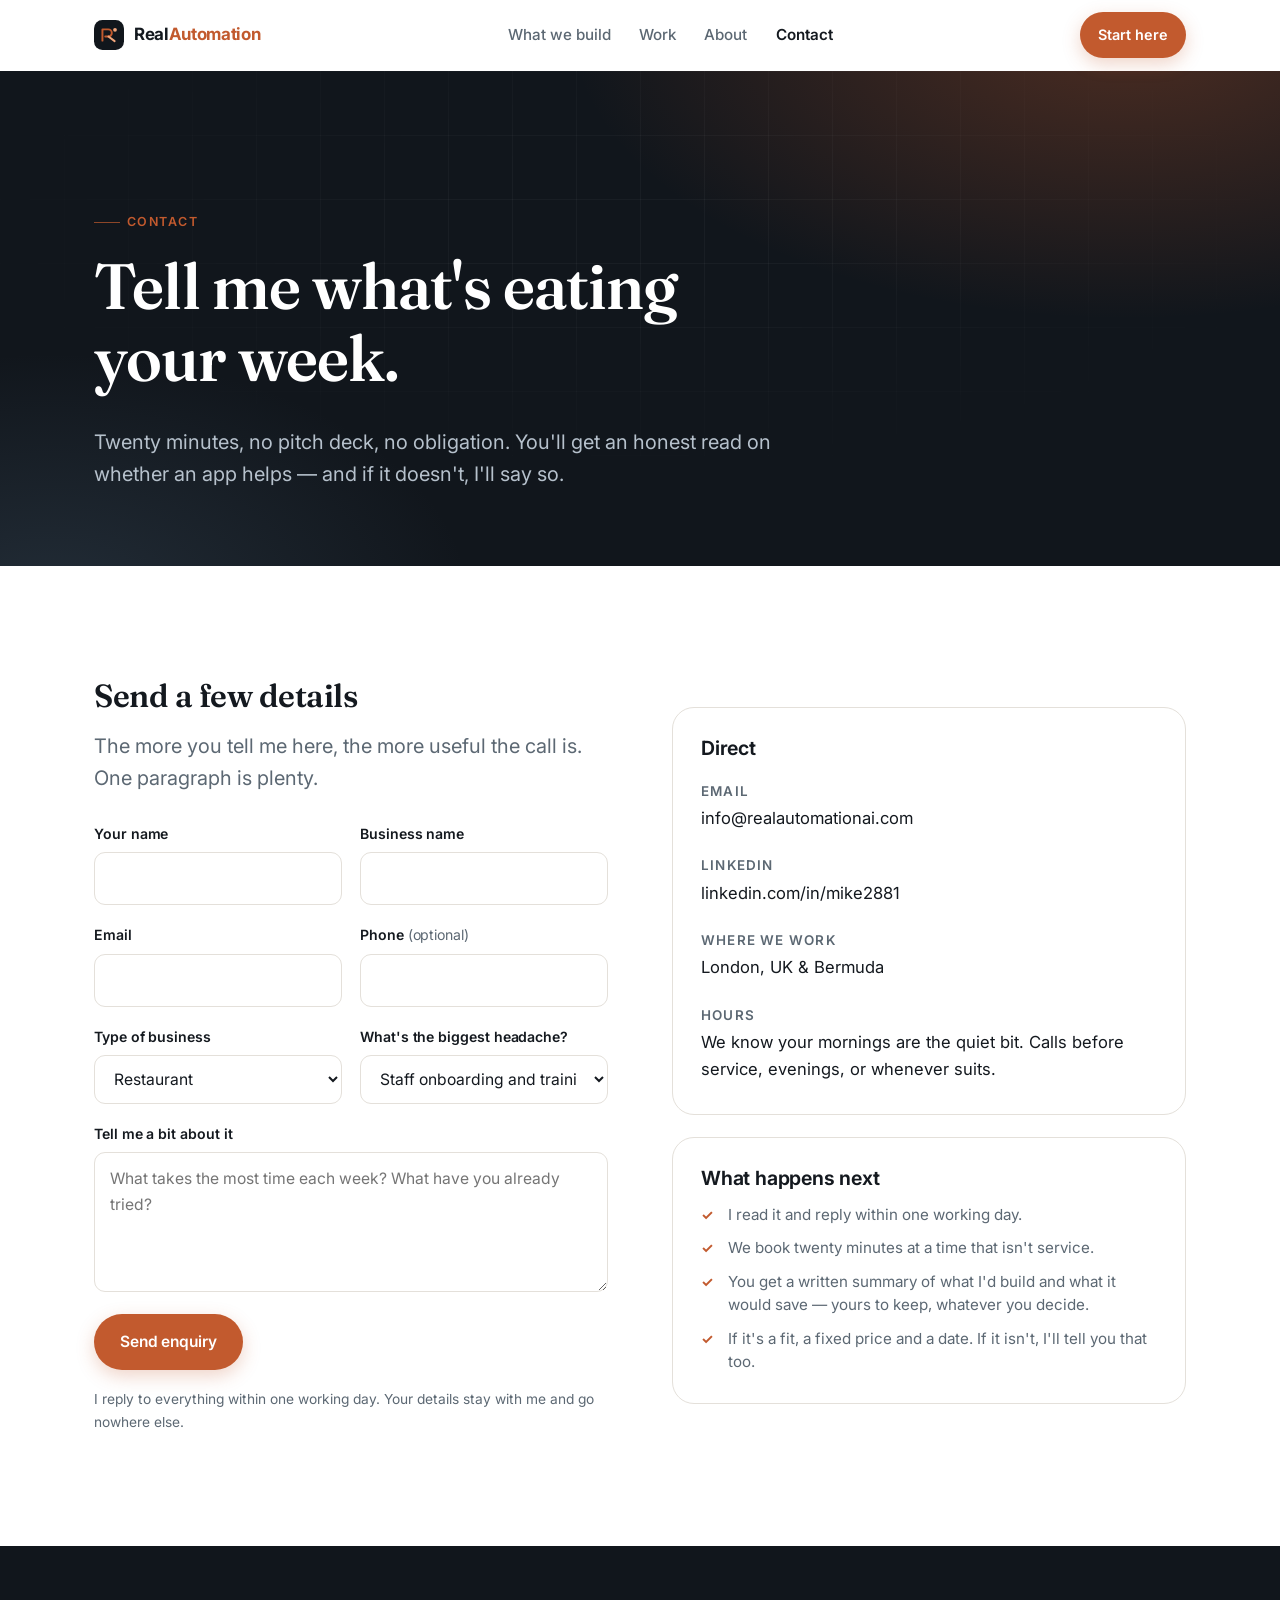
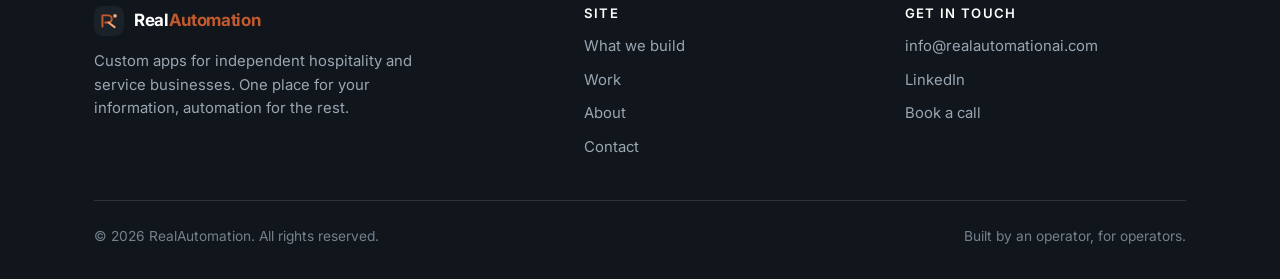
<file: contact.html>
<!DOCTYPE html>
<html lang="en-GB">
<head>
<meta charset="utf-8">
<meta name="viewport" content="width=device-width, initial-scale=1">
<title>Book a free 20-minute call | RealAutomation</title>
<meta name="description" content="Book a free 20-minute call about your business. Custom apps for hospitality and service businesses in London and Bermuda.">
<link rel="canonical" href="https://www.realautomationai.com/contact">
<meta property="og:type" content="website">
<meta property="og:title" content="Book a free 20-minute call | RealAutomation">
<meta property="og:description" content="Book a free 20-minute call. Tell us what's eating your week.">
<meta property="og:url" content="https://www.realautomationai.com/contact">
<meta property="og:image" content="https://www.realautomationai.com/assets/img/og.png">
<meta property="og:site_name" content="RealAutomation">
<meta name="twitter:card" content="summary_large_image">
<meta name="twitter:title" content="Book a free 20-minute call | RealAutomation">
<meta name="twitter:description" content="Book a free 20-minute call about your business. Custom apps for hospitality and service businesses in London and Bermuda.">
<meta name="twitter:image" content="https://www.realautomationai.com/assets/img/og.png">
<meta name="theme-color" content="#11161C">
<link rel="icon" href="assets/img/favicon.svg" type="image/svg+xml">
<link rel="preconnect" href="https://fonts.googleapis.com">
<link rel="preconnect" href="https://fonts.gstatic.com" crossorigin>
<link href="https://fonts.googleapis.com/css2?family=Fraunces:opsz,wght@9..144,500;9..144,600;9..144,700&family=Inter:wght@400;500;600;700&display=swap" rel="stylesheet">
<link rel="stylesheet" href="assets/css/styles.css">
<script type="application/ld+json">
{
  "@context": "https://schema.org",
  "@type": "BreadcrumbList",
  "itemListElement": [
    {
      "@type": "ListItem",
      "position": 1,
      "name": "Home",
      "item": "https://www.realautomationai.com/"
    },
    {
      "@type": "ListItem",
      "position": 2,
      "name": "Contact",
      "item": "https://www.realautomationai.com/contact"
    }
  ]
}
</script>
<script type="application/ld+json">
{
  "@context": "https://schema.org",
  "@type": "ContactPage",
  "url": "https://www.realautomationai.com/contact",
  "mainEntity": {
    "@type": "Organization",
    "name": "RealAutomation",
    "url": "https://www.realautomationai.com/",
    "email": "info@realautomationai.com"
  }
}
</script>
</head>
<body>

<header class="site-header">
  <div class="wrap nav">
    <a class="brand" href="/">
      <svg class="mark" viewBox="0 0 32 32" fill="none" aria-hidden="true">
        <rect width="32" height="32" rx="9" fill="#11161C"/>
        <path d="M9 22V10h6.2a3.8 3.8 0 0 1 0 7.6H12" stroke="#C25A2E" stroke-width="2.1" stroke-linecap="round" stroke-linejoin="round"/>
        <path d="M15.4 17.6 22 22.5" stroke="#F3A77C" stroke-width="2.1" stroke-linecap="round"/>
        <circle cx="22.4" cy="10.4" r="2" fill="#F3A77C"/>
      </svg>
      <span><b>Real</b><i>Automation</i></span>
    </a>
    <ul class="nav-links" id="nav-links">
      <li><a href="/what-we-build">What we build</a></li>
      <li><a href="/work">Work</a></li>
      <li><a href="/about">About</a></li>
      <li><a class="is-active" href="/contact">Contact</a></li>
    </ul>
    <div class="nav-cta">
      <a class="btn btn--primary btn--sm" href="#form">Start here</a>
      <button class="nav-toggle" aria-label="Menu" aria-expanded="false" aria-controls="nav-links"><span></span></button>
    </div>
  </div>
</header>

<main>

  <section class="hero" style="padding-bottom:clamp(50px,7vw,76px);">
    <div class="wrap">
      <p class="eyebrow">Contact</p>
      <h1>Tell me what's eating your week.</h1>
      <p class="lede">Twenty minutes, no pitch deck, no obligation. You'll get an honest read on whether an app helps — and if it doesn't, I'll say so.</p>
    </div>
  </section>

  <section id="form">
    <div class="wrap">
      <div class="split split--wide">

        <div class="reveal">
          <h2 style="font-size:clamp(1.5rem,2.6vw,2rem);">Send a few details</h2>
          <p class="lede" style="margin-bottom:28px;">The more you tell me here, the more useful the call is. One paragraph is plenty.</p>

          <!-- ========================================================
               FORM ENDPOINT
               Replace action="REPLACE_ME" with your form endpoint, e.g.
               a Formspree URL: https://formspree.io/f/xxxxxxx
               Until then, the form falls back to opening the visitor's
               email client (see assets/js/main.js).
               ======================================================== -->
          <form class="form" id="enquiry-form" action="https://formspree.io/f/mvkakrgj" method="POST" data-fallback-email="info@realautomationai.com">
            <div class="field-row">
              <div class="field">
                <label for="name">Your name</label>
                <input id="name" name="name" type="text" autocomplete="name" required>
              </div>
              <div class="field">
                <label for="business">Business name</label>
                <input id="business" name="business" type="text" autocomplete="organization">
              </div>
            </div>

            <div class="field-row">
              <div class="field">
                <label for="email">Email</label>
                <input id="email" name="email" type="email" autocomplete="email" required>
              </div>
              <div class="field">
                <label for="phone">Phone <span class="muted" style="font-weight:400;">(optional)</span></label>
                <input id="phone" name="phone" type="tel" autocomplete="tel">
              </div>
            </div>

            <div class="field-row">
              <div class="field">
                <label for="type">Type of business</label>
                <select id="type" name="business_type">
                  <option>Restaurant</option>
                  <option>Pub or bar</option>
                  <option>Hotel or rooms</option>
                  <option>Café or coffee shop</option>
                  <option>Events or catering</option>
                  <option>Other service business</option>
                </select>
              </div>
              <div class="field">
                <label for="interest">What's the biggest headache?</label>
                <select id="interest" name="interest">
                  <option>Staff onboarding and training</option>
                  <option>Rotas and shift management</option>
                  <option>Bookings and enquiries</option>
                  <option>Checklists and compliance</option>
                  <option>Knowledge, specs and SOPs</option>
                  <option>Reporting and dashboards</option>
                  <option>Not sure yet</option>
                </select>
              </div>
            </div>

            <div class="field">
              <label for="message">Tell me a bit about it</label>
              <textarea id="message" name="message" placeholder="What takes the most time each week? What have you already tried?"></textarea>
            </div>

            <input class="hp" type="text" name="_company_url" tabindex="-1" autocomplete="off" aria-hidden="true">

            <div class="btn-row" style="margin-top:4px;">
              <button class="btn btn--primary" type="submit">Send enquiry</button>
              <span class="form-note" id="form-status" role="status" aria-live="polite"></span>
            </div>
            <p class="form-note">I reply to everything within one working day. Your details stay with me and go nowhere else.</p>
          </form>
        </div>

        <aside class="contact-aside reveal">
          <div class="card" style="padding:30px 28px;">
            <h3 style="margin-bottom:20px;">Direct</h3>
            <div class="contact-aside">
              <div class="contact-item">
                <b>Email</b>
                <a href="mailto:info@realautomationai.com">info@realautomationai.com</a>
              </div>
              <div class="contact-item">
                <b>LinkedIn</b>
                <a href="https://www.linkedin.com/in/mike2881" rel="noopener">linkedin.com/in/mike2881</a>
              </div>
              <div class="contact-item">
                <b>Where we work</b>
                <span>London, UK &amp; Bermuda</span>
              </div>
              <div class="contact-item">
                <b>Hours</b>
                <span>We know your mornings are the quiet bit. Calls before service, evenings, or whenever suits.</span>
              </div>
            </div>
          </div>

          <div class="card" style="padding:30px 28px;">
            <h3 style="margin-bottom:14px;">What happens next</h3>
            <ul class="ticks">
              <li>I read it and reply within one working day.</li>
              <li>We book twenty minutes at a time that isn't service.</li>
              <li>You get a written summary of what I'd build and what it would save — yours to keep, whatever you decide.</li>
              <li>If it's a fit, a fixed price and a date. If it isn't, I'll tell you that too.</li>
            </ul>
          </div>
        </aside>

      </div>
    </div>
  </section>

</main>

<footer class="site-footer">
  <div class="wrap">
    <div class="footer-top">
      <div>
        <a class="brand" href="/">
          <svg class="mark" viewBox="0 0 32 32" fill="none" aria-hidden="true">
            <rect width="32" height="32" rx="9" fill="#1A2129"/>
            <path d="M9 22V10h6.2a3.8 3.8 0 0 1 0 7.6H12" stroke="#C25A2E" stroke-width="2.1" stroke-linecap="round" stroke-linejoin="round"/>
            <path d="M15.4 17.6 22 22.5" stroke="#F3A77C" stroke-width="2.1" stroke-linecap="round"/>
            <circle cx="22.4" cy="10.4" r="2" fill="#F3A77C"/>
          </svg>
          <span><b>Real</b><i>Automation</i></span>
        </a>
        <p>Custom apps for independent hospitality and service businesses. One place for your information, automation for the rest.</p>
      </div>
      <div class="footer-col">
        <h4>Site</h4>
        <ul>
          <li><a href="/what-we-build">What we build</a></li>
          <li><a href="/work">Work</a></li>
          <li><a href="/about">About</a></li>
          <li><a href="/contact">Contact</a></li>
        </ul>
      </div>
      <div class="footer-col">
        <h4>Get in touch</h4>
        <ul>
          <li><a href="mailto:info@realautomationai.com">info@realautomationai.com</a></li>
          <li><a href="https://www.linkedin.com/in/mike2881" rel="noopener">LinkedIn</a></li>
          <li><a href="/contact">Book a call</a></li>
        </ul>
      </div>
    </div>
    <div class="footer-bot">
      <span>&copy; <span data-year>2026</span> RealAutomation. All rights reserved.</span>
      <span>Built by an operator, for operators.</span>
    </div>
  </div>
</footer>

<script src="assets/js/main.js" defer></script>
<!-- LeadConnector chat widget -->
<script src="https://widgets.leadconnectorhq.com/loader.js" data-resources-url="https://widgets.leadconnectorhq.com/chat-widget/loader.js" data-widget-id="6afe1c2b4d224b0264fd9185"></script>
</body>
</html>
</file>
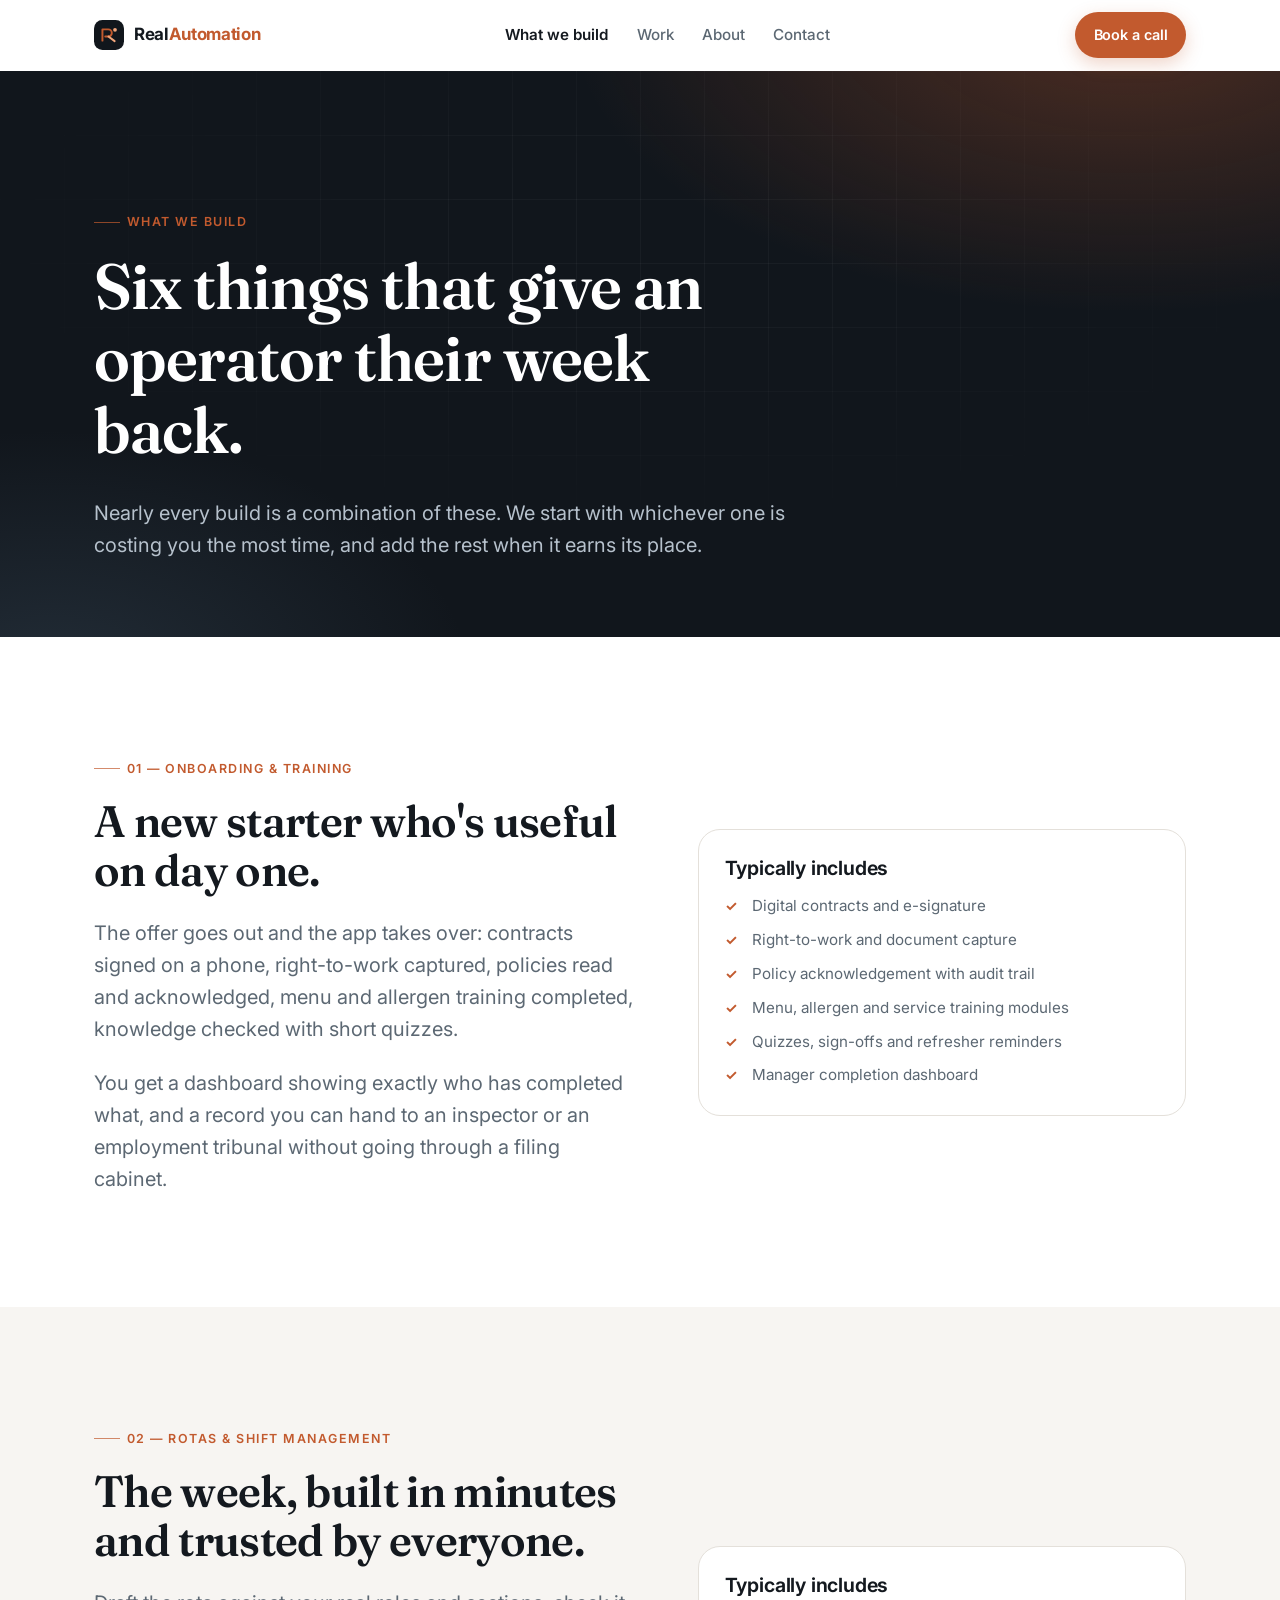
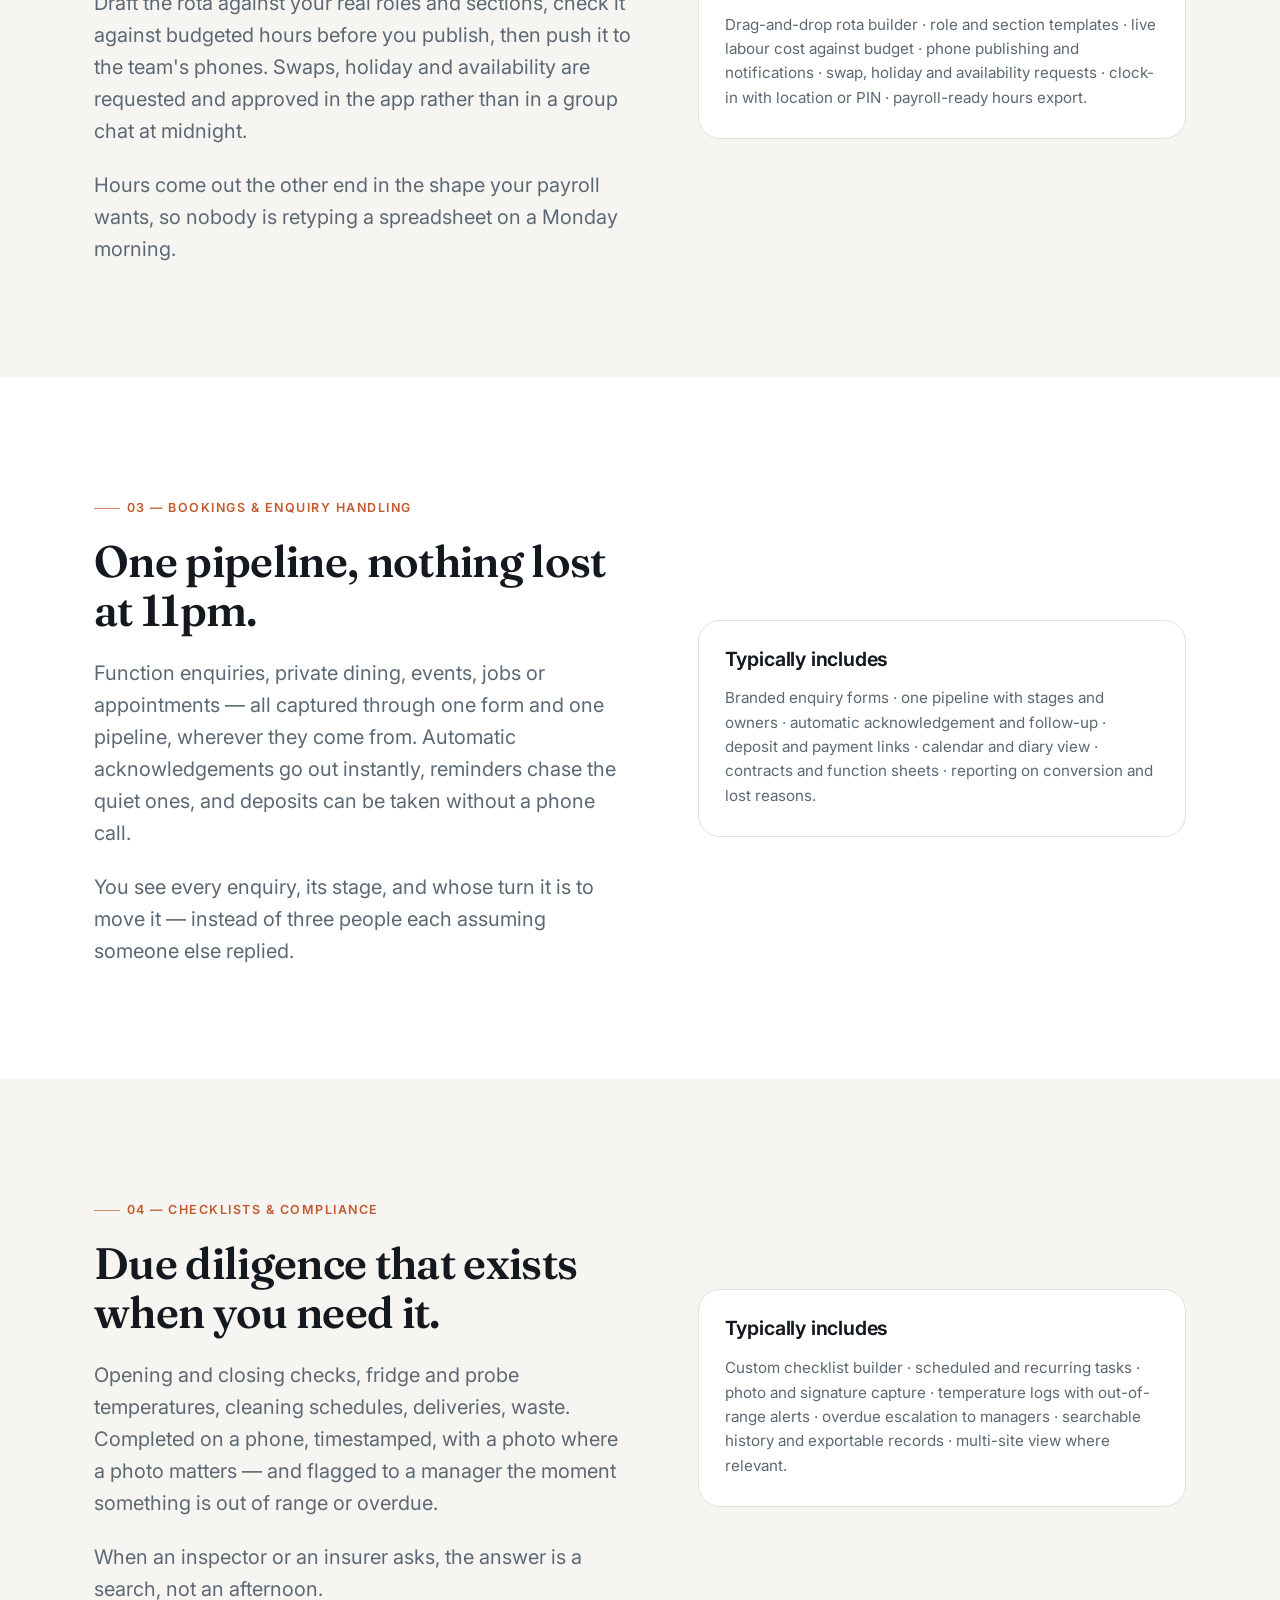
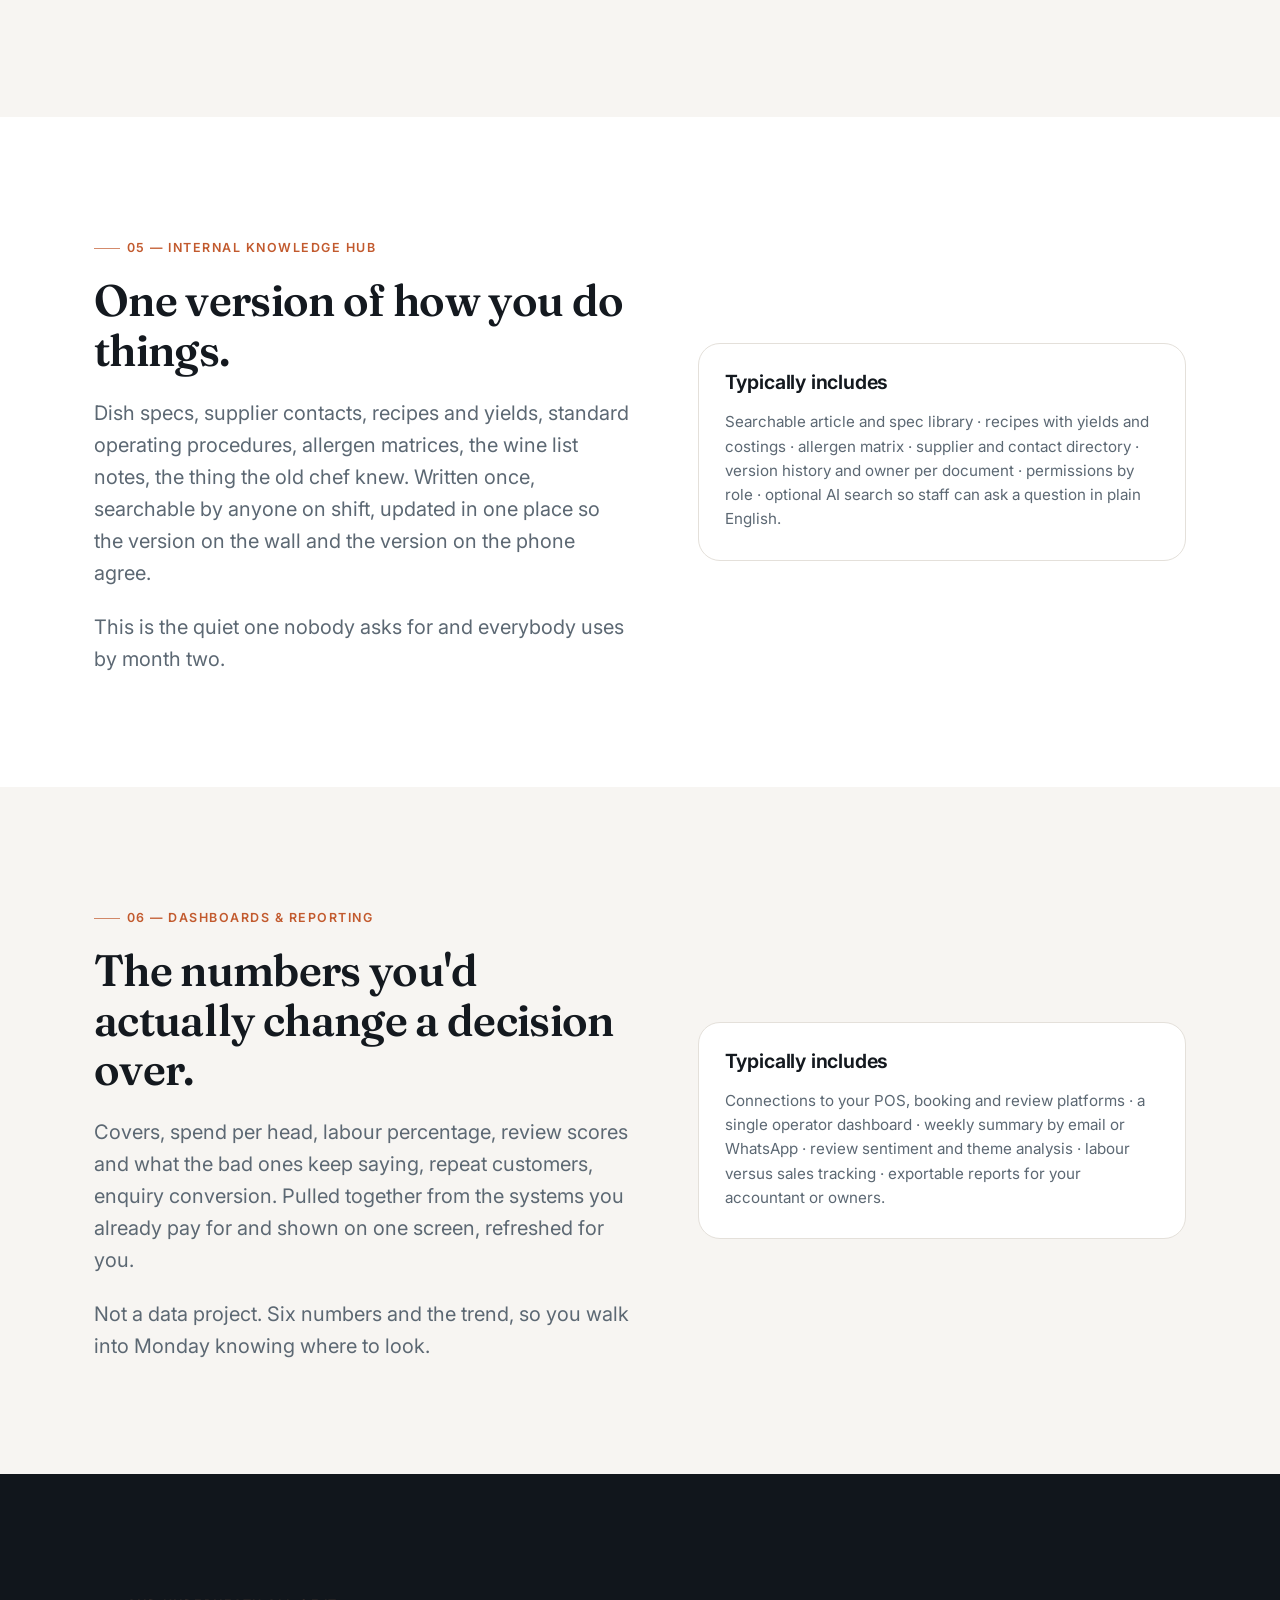
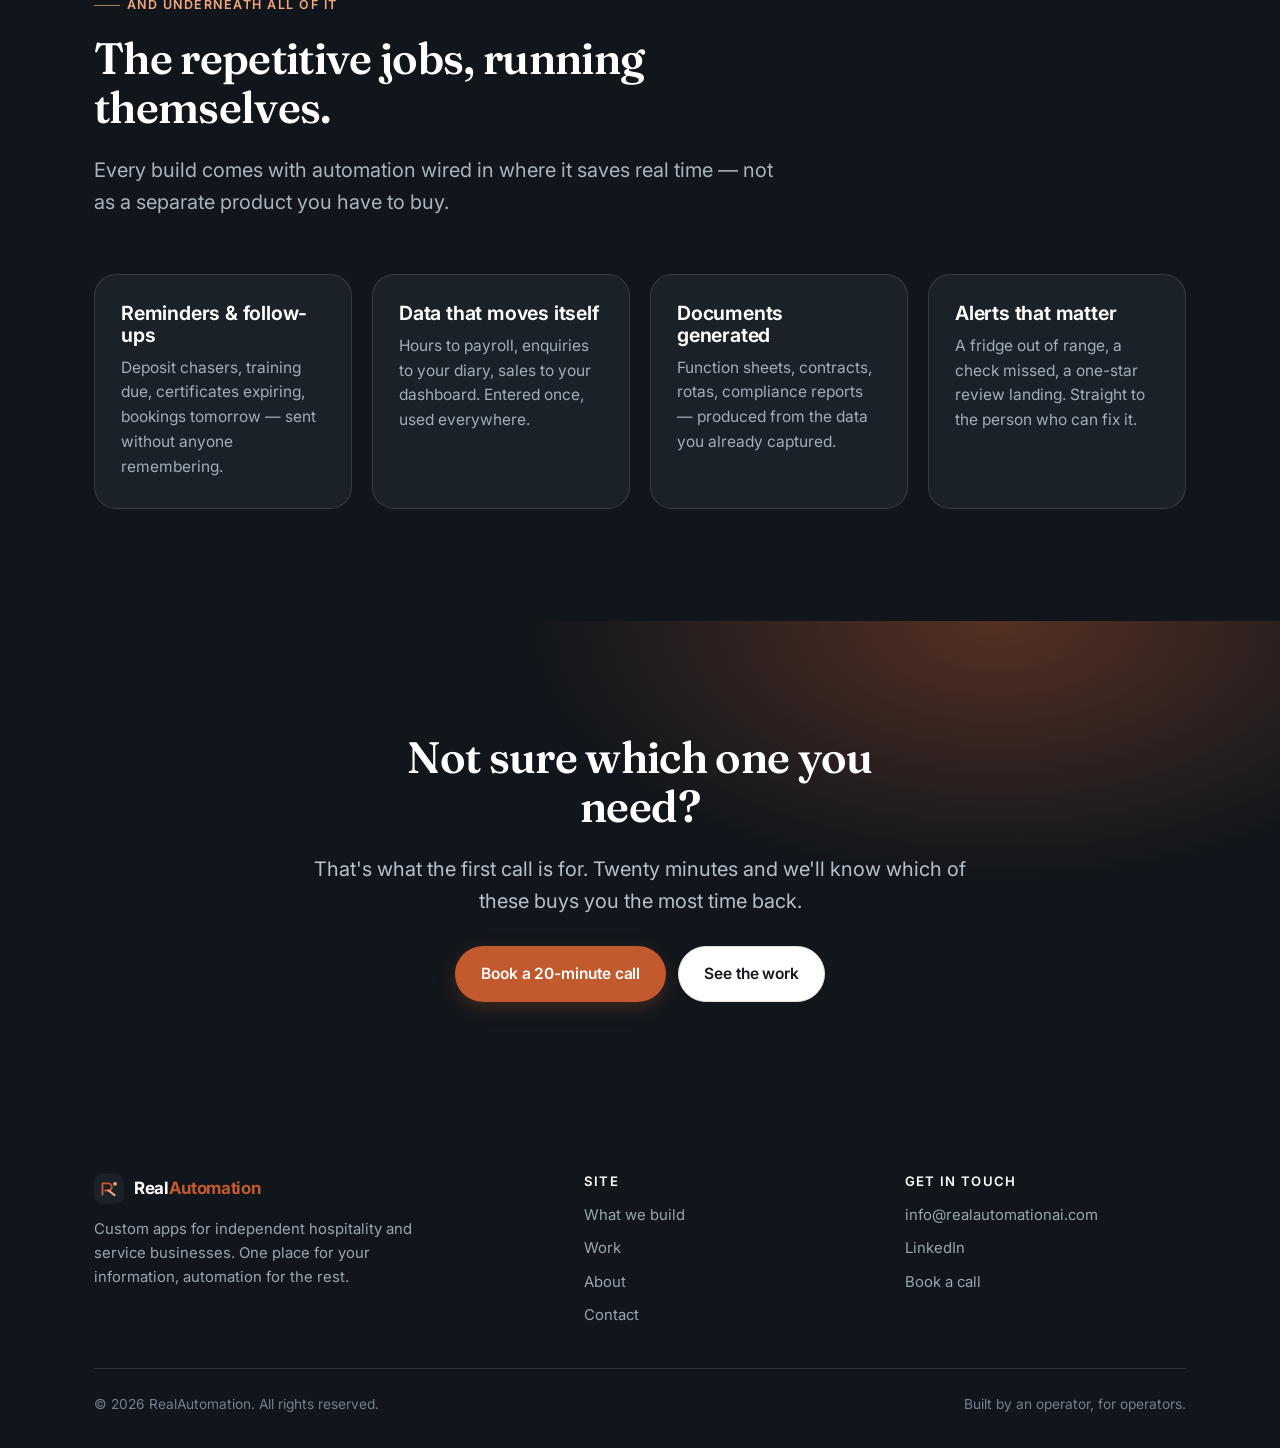
<file: what-we-build.html>
<!DOCTYPE html>
<html lang="en-GB">
<head>
<meta charset="utf-8">
<meta name="viewport" content="width=device-width, initial-scale=1">
<title>Custom rota, onboarding &amp; compliance apps | RealAutomation</title>
<meta name="description" content="Staff onboarding, rotas, bookings, compliance checklists, knowledge hubs and dashboards — custom-built for independent hospitality and service businesses. Fixed price, hosted and maintained.">
<link rel="canonical" href="https://www.realautomationai.com/what-we-build">
<meta property="og:type" content="website">
<meta property="og:title" content="Custom rota, onboarding &amp; compliance apps | RealAutomation">
<meta property="og:description" content="Onboarding, rotas, bookings, compliance, knowledge hubs and dashboards — built around how your business actually runs.">
<meta property="og:url" content="https://www.realautomationai.com/what-we-build">
<meta property="og:image" content="https://www.realautomationai.com/assets/img/og.png">
<meta property="og:site_name" content="RealAutomation">
<meta name="twitter:card" content="summary_large_image">
<meta name="twitter:title" content="Custom rota, onboarding &amp; compliance apps | RealAutomation">
<meta name="twitter:description" content="Staff onboarding, rotas, bookings, compliance checklists, knowledge hubs and dashboards — custom-built for independent hospitality and service businesses. Fixed price, hosted and maintained.">
<meta name="twitter:image" content="https://www.realautomationai.com/assets/img/og.png">
<meta name="theme-color" content="#11161C">
<link rel="icon" href="assets/img/favicon.svg" type="image/svg+xml">
<link rel="preconnect" href="https://fonts.googleapis.com">
<link rel="preconnect" href="https://fonts.gstatic.com" crossorigin>
<link href="https://fonts.googleapis.com/css2?family=Fraunces:opsz,wght@9..144,500;9..144,600;9..144,700&family=Inter:wght@400;500;600;700&display=swap" rel="stylesheet">
<link rel="stylesheet" href="assets/css/styles.css">
<script type="application/ld+json">
{
  "@context": "https://schema.org",
  "@type": "BreadcrumbList",
  "itemListElement": [
    {
      "@type": "ListItem",
      "position": 1,
      "name": "Home",
      "item": "https://www.realautomationai.com/"
    },
    {
      "@type": "ListItem",
      "position": 2,
      "name": "What we build",
      "item": "https://www.realautomationai.com/what-we-build"
    }
  ]
}
</script>
</head>
<body>

<header class="site-header">
  <div class="wrap nav">
    <a class="brand" href="/">
      <svg class="mark" viewBox="0 0 32 32" fill="none" aria-hidden="true">
        <rect width="32" height="32" rx="9" fill="#11161C"/>
        <path d="M9 22V10h6.2a3.8 3.8 0 0 1 0 7.6H12" stroke="#C25A2E" stroke-width="2.1" stroke-linecap="round" stroke-linejoin="round"/>
        <path d="M15.4 17.6 22 22.5" stroke="#F3A77C" stroke-width="2.1" stroke-linecap="round"/>
        <circle cx="22.4" cy="10.4" r="2" fill="#F3A77C"/>
      </svg>
      <span><b>Real</b><i>Automation</i></span>
    </a>
    <ul class="nav-links" id="nav-links">
      <li><a class="is-active" href="/what-we-build">What we build</a></li>
      <li><a href="/work">Work</a></li>
      <li><a href="/about">About</a></li>
      <li><a href="/contact">Contact</a></li>
    </ul>
    <div class="nav-cta">
      <a class="btn btn--primary btn--sm" href="/contact">Book a call</a>
      <button class="nav-toggle" aria-label="Menu" aria-expanded="false" aria-controls="nav-links"><span></span></button>
    </div>
  </div>
</header>

<main>

  <section class="hero" style="padding-bottom:clamp(50px,7vw,76px);">
    <div class="wrap">
      <p class="eyebrow">What we build</p>
      <h1>Six things that give an operator their week back.</h1>
      <p class="lede">Nearly every build is a combination of these. We start with whichever one is costing you the most time, and add the rest when it earns its place.</p>
    </div>
  </section>

  <!-- 1 -->
  <section>
    <div class="wrap">
      <div class="split reveal">
        <div>
          <p class="eyebrow">01 — Onboarding &amp; training</p>
          <h2>A new starter who's useful on day one.</h2>
          <p class="lede">The offer goes out and the app takes over: contracts signed on a phone, right-to-work captured, policies read and acknowledged, menu and allergen training completed, knowledge checked with short quizzes.</p>
          <p class="lede">You get a dashboard showing exactly who has completed what, and a record you can hand to an inspector or an employment tribunal without going through a filing cabinet.</p>
        </div>
        <div class="card reveal">
          <h3 style="margin-bottom:16px;">Typically includes</h3>
          <ul class="ticks">
            <li>Digital contracts and e-signature</li>
            <li>Right-to-work and document capture</li>
            <li>Policy acknowledgement with audit trail</li>
            <li>Menu, allergen and service training modules</li>
            <li>Quizzes, sign-offs and refresher reminders</li>
            <li>Manager completion dashboard</li>
          </ul>
        </div>
      </div>
    </div>
  </section>

  <!-- 2 -->
  <section class="soft">
    <div class="wrap">
      <div class="split reveal">
        <div>
          <p class="eyebrow">02 — Rotas &amp; shift management</p>
          <h2>The week, built in minutes and trusted by everyone.</h2>
          <p class="lede">Draft the rota against your real roles and sections, check it against budgeted hours before you publish, then push it to the team's phones. Swaps, holiday and availability are requested and approved in the app rather than in a group chat at midnight.</p>
          <p class="lede">Hours come out the other end in the shape your payroll wants, so nobody is retyping a spreadsheet on a Monday morning.</p>
        </div>
        <div class="card reveal">
          <h3 style="margin-bottom:16px;">Typically includes</h3>
          <p style="font-size:.95rem;">Drag-and-drop rota builder · role and section templates · live labour cost against budget · phone publishing and notifications · swap, holiday and availability requests · clock-in with location or PIN · payroll-ready hours export.</p>
        </div>
      </div>
    </div>
  </section>

  <!-- 3 -->
  <section>
    <div class="wrap">
      <div class="split reveal">
        <div>
          <p class="eyebrow">03 — Bookings &amp; enquiry handling</p>
          <h2>One pipeline, nothing lost at 11pm.</h2>
          <p class="lede">Function enquiries, private dining, events, jobs or appointments — all captured through one form and one pipeline, wherever they come from. Automatic acknowledgements go out instantly, reminders chase the quiet ones, and deposits can be taken without a phone call.</p>
          <p class="lede">You see every enquiry, its stage, and whose turn it is to move it — instead of three people each assuming someone else replied.</p>
        </div>
        <div class="card reveal">
          <h3 style="margin-bottom:16px;">Typically includes</h3>
          <p style="font-size:.95rem;">Branded enquiry forms · one pipeline with stages and owners · automatic acknowledgement and follow-up · deposit and payment links · calendar and diary view · contracts and function sheets · reporting on conversion and lost reasons.</p>
        </div>
      </div>
    </div>
  </section>

  <!-- 4 -->
  <section class="soft">
    <div class="wrap">
      <div class="split reveal">
        <div>
          <p class="eyebrow">04 — Checklists &amp; compliance</p>
          <h2>Due diligence that exists when you need it.</h2>
          <p class="lede">Opening and closing checks, fridge and probe temperatures, cleaning schedules, deliveries, waste. Completed on a phone, timestamped, with a photo where a photo matters — and flagged to a manager the moment something is out of range or overdue.</p>
          <p class="lede">When an inspector or an insurer asks, the answer is a search, not an afternoon.</p>
        </div>
        <div class="card reveal">
          <h3 style="margin-bottom:16px;">Typically includes</h3>
          <p style="font-size:.95rem;">Custom checklist builder · scheduled and recurring tasks · photo and signature capture · temperature logs with out-of-range alerts · overdue escalation to managers · searchable history and exportable records · multi-site view where relevant.</p>
        </div>
      </div>
    </div>
  </section>

  <!-- 5 -->
  <section>
    <div class="wrap">
      <div class="split reveal">
        <div>
          <p class="eyebrow">05 — Internal knowledge hub</p>
          <h2>One version of how you do things.</h2>
          <p class="lede">Dish specs, supplier contacts, recipes and yields, standard operating procedures, allergen matrices, the wine list notes, the thing the old chef knew. Written once, searchable by anyone on shift, updated in one place so the version on the wall and the version on the phone agree.</p>
          <p class="lede">This is the quiet one nobody asks for and everybody uses by month two.</p>
        </div>
        <div class="card reveal">
          <h3 style="margin-bottom:16px;">Typically includes</h3>
          <p style="font-size:.95rem;">Searchable article and spec library · recipes with yields and costings · allergen matrix · supplier and contact directory · version history and owner per document · permissions by role · optional AI search so staff can ask a question in plain English.</p>
        </div>
      </div>
    </div>
  </section>

  <!-- 6 -->
  <section class="soft">
    <div class="wrap">
      <div class="split reveal">
        <div>
          <p class="eyebrow">06 — Dashboards &amp; reporting</p>
          <h2>The numbers you'd actually change a decision over.</h2>
          <p class="lede">Covers, spend per head, labour percentage, review scores and what the bad ones keep saying, repeat customers, enquiry conversion. Pulled together from the systems you already pay for and shown on one screen, refreshed for you.</p>
          <p class="lede">Not a data project. Six numbers and the trend, so you walk into Monday knowing where to look.</p>
        </div>
        <div class="card reveal">
          <h3 style="margin-bottom:16px;">Typically includes</h3>
          <p style="font-size:.95rem;">Connections to your POS, booking and review platforms · a single operator dashboard · weekly summary by email or WhatsApp · review sentiment and theme analysis · labour versus sales tracking · exportable reports for your accountant or owners.</p>
        </div>
      </div>
    </div>
  </section>

  <!-- AUTOMATION STRIP -->
  <section class="dark">
    <div class="wrap">
      <div class="section-head reveal">
        <p class="eyebrow">And underneath all of it</p>
        <h2>The repetitive jobs, running themselves.</h2>
        <p class="lede">Every build comes with automation wired in where it saves real time — not as a separate product you have to buy.</p>
      </div>
      <div class="grid grid-4">
        <div class="card reveal"><h3>Reminders &amp; follow-ups</h3><p>Deposit chasers, training due, certificates expiring, bookings tomorrow — sent without anyone remembering.</p></div>
        <div class="card reveal"><h3>Data that moves itself</h3><p>Hours to payroll, enquiries to your diary, sales to your dashboard. Entered once, used everywhere.</p></div>
        <div class="card reveal"><h3>Documents generated</h3><p>Function sheets, contracts, rotas, compliance reports — produced from the data you already captured.</p></div>
        <div class="card reveal"><h3>Alerts that matter</h3><p>A fridge out of range, a check missed, a one-star review landing. Straight to the person who can fix it.</p></div>
      </div>
    </div>
  </section>

  <section class="cta-band">
    <div class="wrap">
      <h2>Not sure which one you need?</h2>
      <p class="lede">That's what the first call is for. Twenty minutes and we'll know which of these buys you the most time back.</p>
      <div class="btn-row">
        <a class="btn btn--primary" href="/contact">Book a 20-minute call</a>
        <a class="btn btn--ghost" href="/work">See the work</a>
      </div>
    </div>
  </section>

</main>

<footer class="site-footer">
  <div class="wrap">
    <div class="footer-top">
      <div>
        <a class="brand" href="/">
          <svg class="mark" viewBox="0 0 32 32" fill="none" aria-hidden="true">
            <rect width="32" height="32" rx="9" fill="#1A2129"/>
            <path d="M9 22V10h6.2a3.8 3.8 0 0 1 0 7.6H12" stroke="#C25A2E" stroke-width="2.1" stroke-linecap="round" stroke-linejoin="round"/>
            <path d="M15.4 17.6 22 22.5" stroke="#F3A77C" stroke-width="2.1" stroke-linecap="round"/>
            <circle cx="22.4" cy="10.4" r="2" fill="#F3A77C"/>
          </svg>
          <span><b>Real</b><i>Automation</i></span>
        </a>
        <p>Custom apps for independent hospitality and service businesses. One place for your information, automation for the rest.</p>
      </div>
      <div class="footer-col">
        <h4>Site</h4>
        <ul>
          <li><a href="/what-we-build">What we build</a></li>
          <li><a href="/work">Work</a></li>
          <li><a href="/about">About</a></li>
          <li><a href="/contact">Contact</a></li>
        </ul>
      </div>
      <div class="footer-col">
        <h4>Get in touch</h4>
        <ul>
          <li><a href="mailto:info@realautomationai.com">info@realautomationai.com</a></li>
          <li><a href="https://www.linkedin.com/in/mike2881" rel="noopener">LinkedIn</a></li>
          <li><a href="/contact">Book a call</a></li>
        </ul>
      </div>
    </div>
    <div class="footer-bot">
      <span>&copy; <span data-year>2026</span> RealAutomation. All rights reserved.</span>
      <span>Built by an operator, for operators.</span>
    </div>
  </div>
</footer>

<script src="assets/js/main.js" defer></script>
<!-- LeadConnector chat widget -->
<script src="https://widgets.leadconnectorhq.com/loader.js" data-resources-url="https://widgets.leadconnectorhq.com/chat-widget/loader.js" data-widget-id="6afe1c2b4d224b0264fd9185"></script>
</body>
</html>
</file>
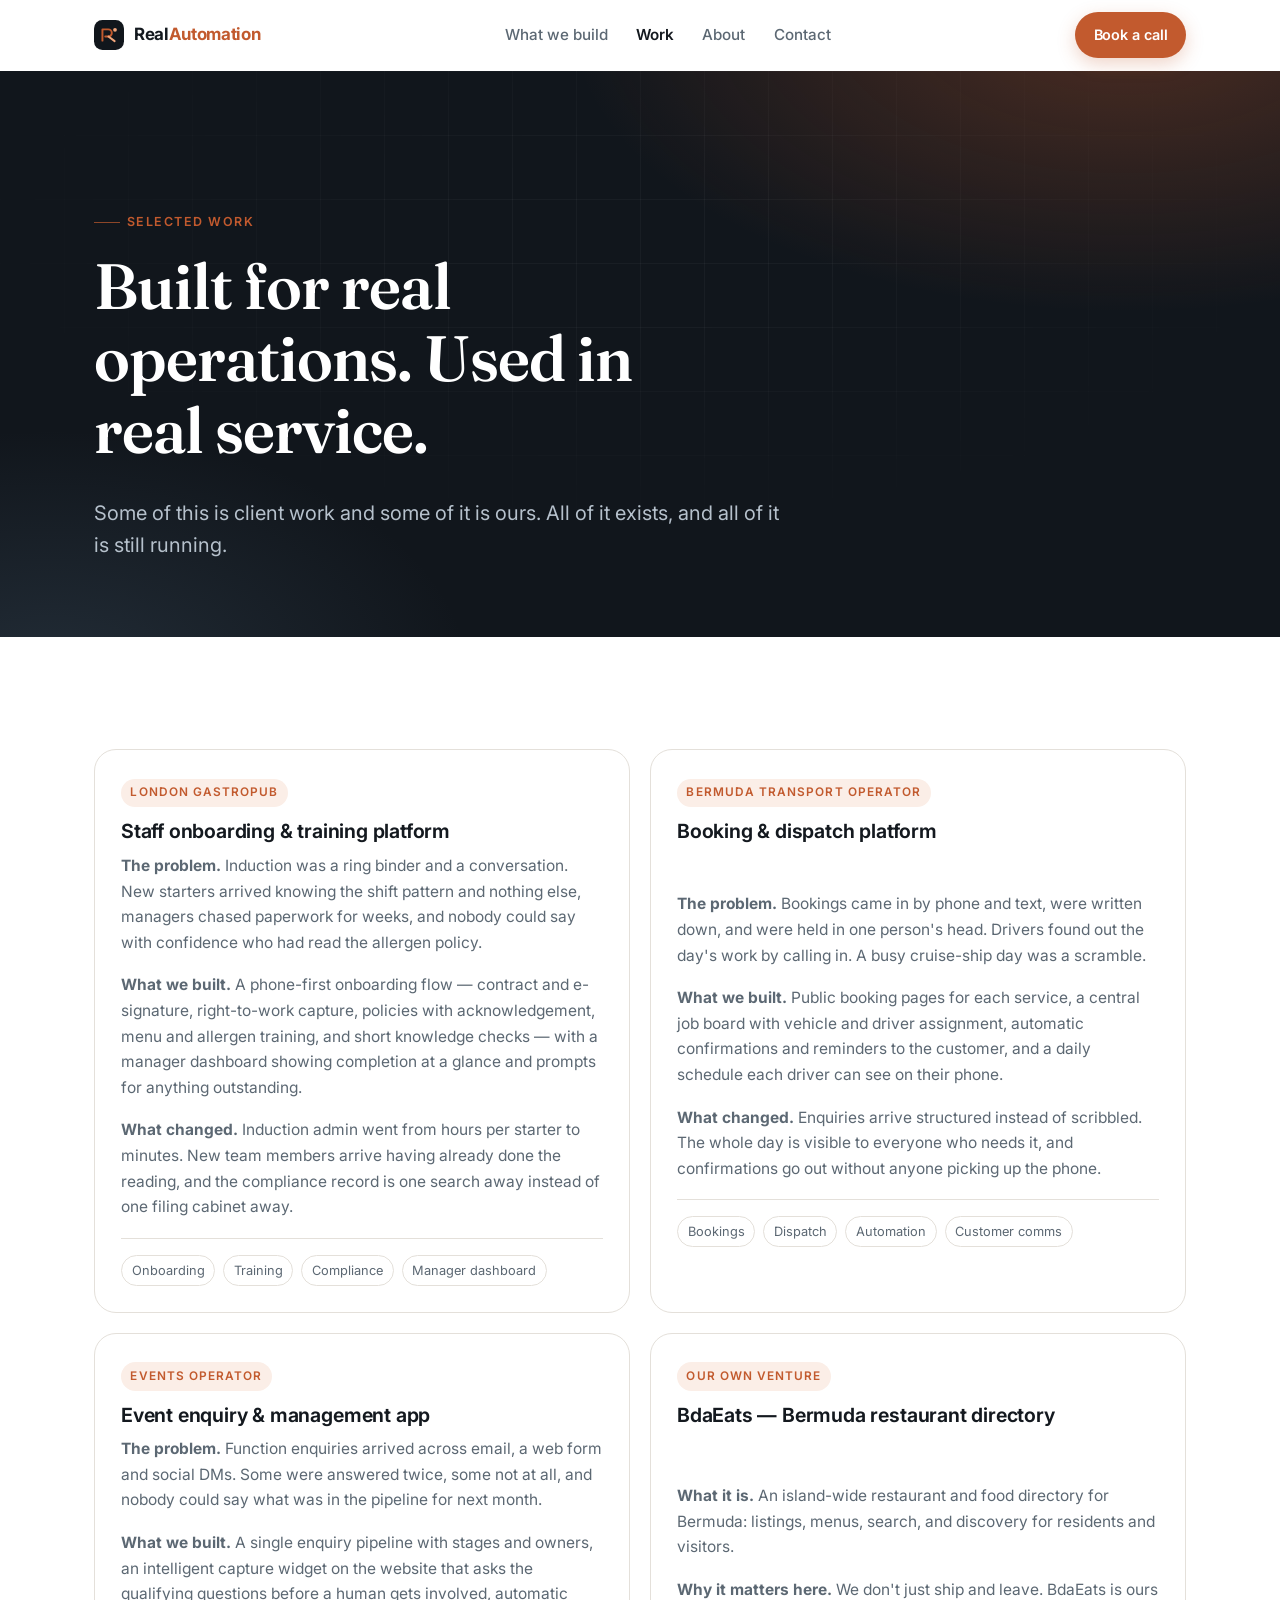
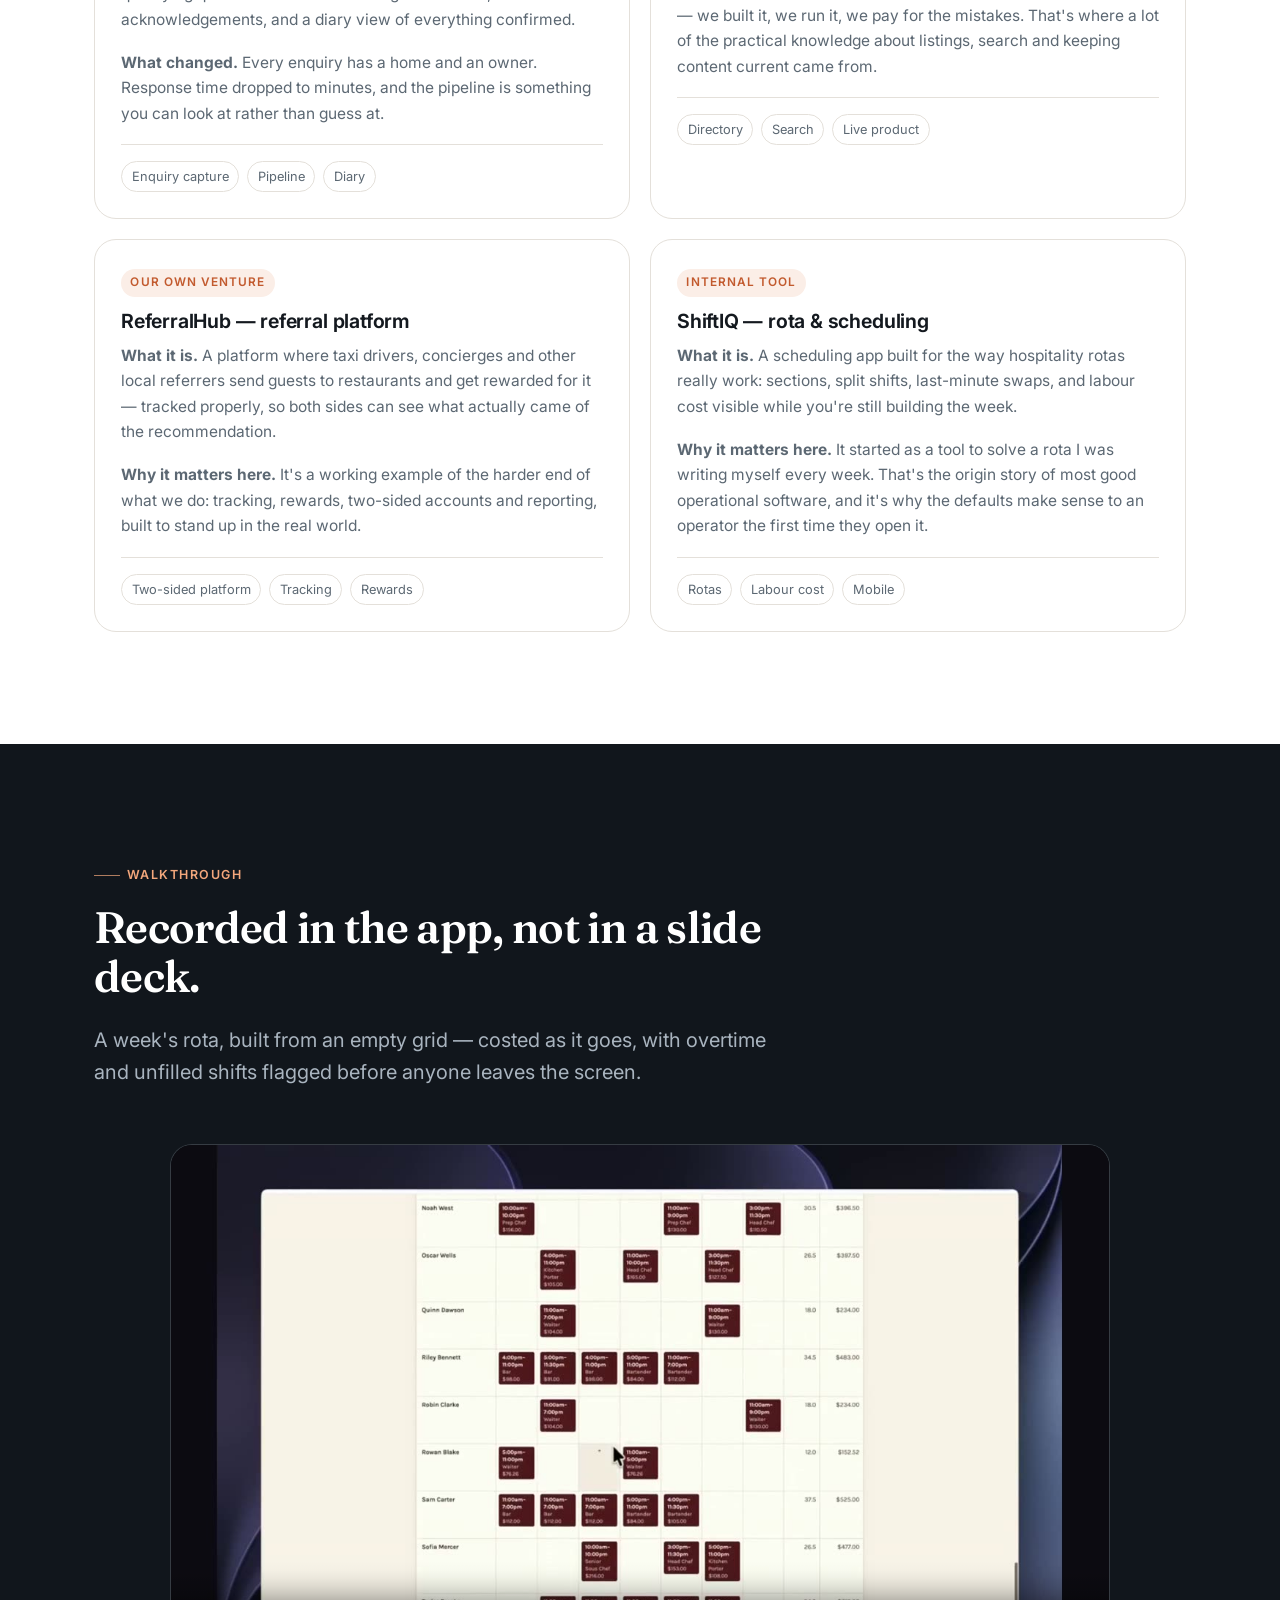
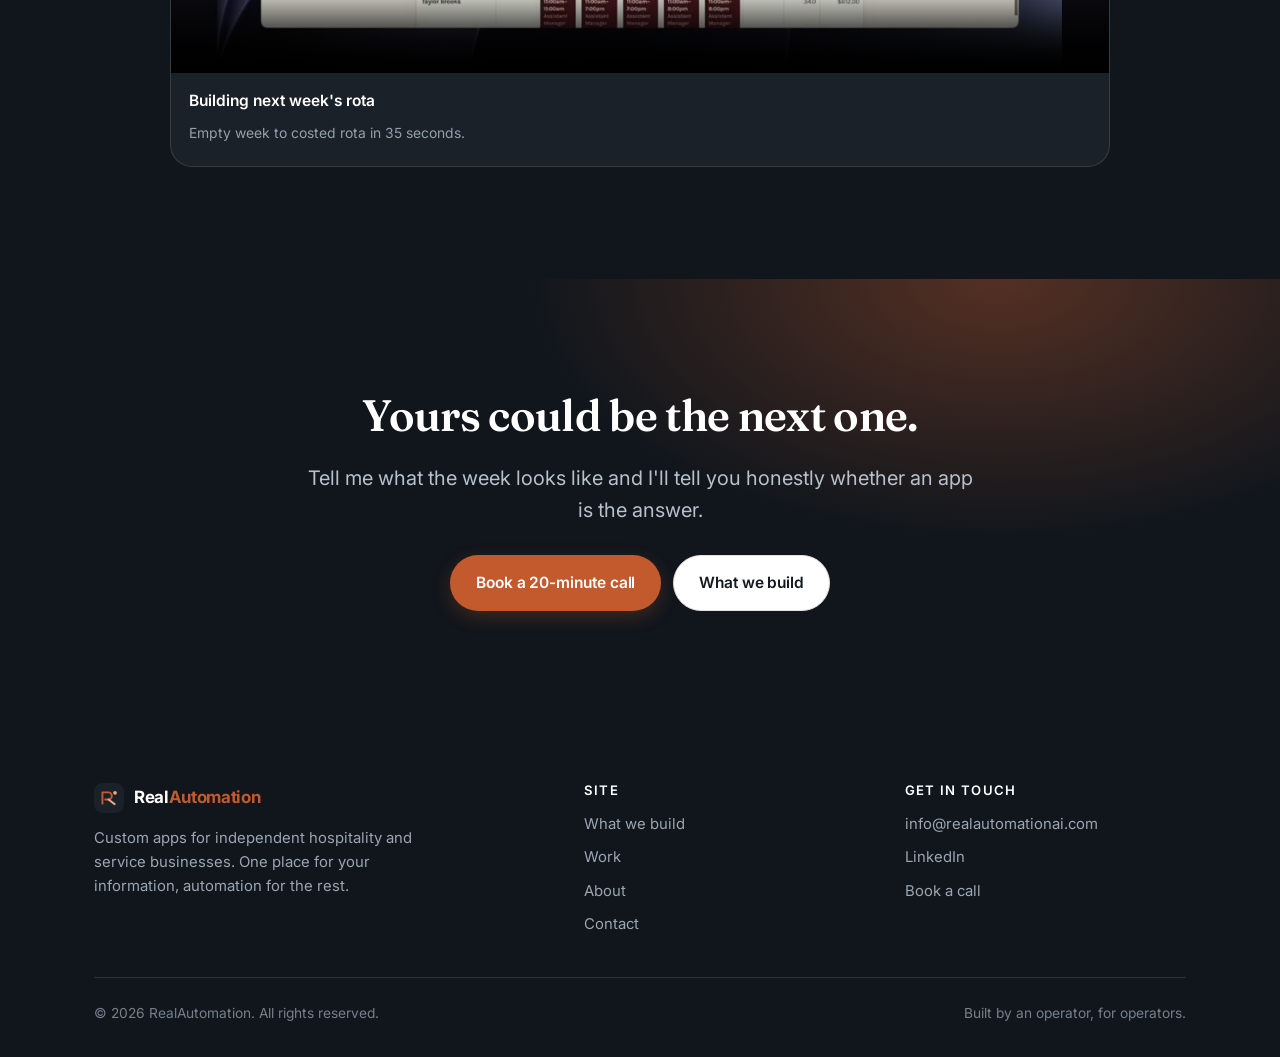
<file: work.html>
<!DOCTYPE html>
<html lang="en-GB">
<head>
<meta charset="utf-8">
<meta name="viewport" content="width=device-width, initial-scale=1">
<title>Our work — hospitality apps in live service | RealAutomation</title>
<meta name="description" content="Apps built and running in live service: staff onboarding for a London gastropub, a booking and dispatch platform for a Bermuda transport operator, a restaurant directory, a referral platform and more.">
<link rel="canonical" href="https://www.realautomationai.com/work">
<meta property="og:type" content="website">
<meta property="og:title" content="Our work — hospitality apps in live service | RealAutomation">
<meta property="og:description" content="Apps built and running in live service across hospitality, transport and events.">
<meta property="og:url" content="https://www.realautomationai.com/work">
<meta property="og:image" content="https://www.realautomationai.com/assets/img/og.png">
<meta property="og:site_name" content="RealAutomation">
<meta name="twitter:card" content="summary_large_image">
<meta name="twitter:title" content="Our work — hospitality apps in live service | RealAutomation">
<meta name="twitter:description" content="Apps built and running in live service: staff onboarding for a London gastropub, a booking and dispatch platform for a Bermuda transport operator, a restaurant directory, a referral platform and more.">
<meta name="twitter:image" content="https://www.realautomationai.com/assets/img/og.png">
<meta name="theme-color" content="#11161C">
<link rel="icon" href="assets/img/favicon.svg" type="image/svg+xml">
<link rel="preconnect" href="https://fonts.googleapis.com">
<link rel="preconnect" href="https://fonts.gstatic.com" crossorigin>
<link href="https://fonts.googleapis.com/css2?family=Fraunces:opsz,wght@9..144,500;9..144,600;9..144,700&family=Inter:wght@400;500;600;700&display=swap" rel="stylesheet">
<link rel="stylesheet" href="assets/css/styles.css">
<script type="application/ld+json">
{
  "@context": "https://schema.org",
  "@type": "BreadcrumbList",
  "itemListElement": [
    {
      "@type": "ListItem",
      "position": 1,
      "name": "Home",
      "item": "https://www.realautomationai.com/"
    },
    {
      "@type": "ListItem",
      "position": 2,
      "name": "Work",
      "item": "https://www.realautomationai.com/work"
    }
  ]
}
</script>
</head>
<body>

<header class="site-header">
  <div class="wrap nav">
    <a class="brand" href="/">
      <svg class="mark" viewBox="0 0 32 32" fill="none" aria-hidden="true">
        <rect width="32" height="32" rx="9" fill="#11161C"/>
        <path d="M9 22V10h6.2a3.8 3.8 0 0 1 0 7.6H12" stroke="#C25A2E" stroke-width="2.1" stroke-linecap="round" stroke-linejoin="round"/>
        <path d="M15.4 17.6 22 22.5" stroke="#F3A77C" stroke-width="2.1" stroke-linecap="round"/>
        <circle cx="22.4" cy="10.4" r="2" fill="#F3A77C"/>
      </svg>
      <span><b>Real</b><i>Automation</i></span>
    </a>
    <ul class="nav-links" id="nav-links">
      <li><a href="/what-we-build">What we build</a></li>
      <li><a class="is-active" href="/work">Work</a></li>
      <li><a href="/about">About</a></li>
      <li><a href="/contact">Contact</a></li>
    </ul>
    <div class="nav-cta">
      <a class="btn btn--primary btn--sm" href="/contact">Book a call</a>
      <button class="nav-toggle" aria-label="Menu" aria-expanded="false" aria-controls="nav-links"><span></span></button>
    </div>
  </div>
</header>

<main>

  <section class="hero" style="padding-bottom:clamp(50px,7vw,76px);">
    <div class="wrap">
      <p class="eyebrow">Selected work</p>
      <h1>Built for real operations. Used in real service.</h1>
      <p class="lede">Some of this is client work and some of it is ours. All of it exists, and all of it is still running.</p>
    </div>
  </section>

  <section>
    <div class="wrap">
      <div class="grid grid-2">

        <article class="case reveal">
          <div class="case-head">
            <span class="case-tag">London gastropub</span>
            <h3>Staff onboarding &amp; training platform</h3>
          </div>
          <div class="case-body">
            <p><strong>The problem.</strong> Induction was a ring binder and a conversation. New starters arrived knowing the shift pattern and nothing else, managers chased paperwork for weeks, and nobody could say with confidence who had read the allergen policy.</p>
            <p><strong>What we built.</strong> A phone-first onboarding flow — contract and e-signature, right-to-work capture, policies with acknowledgement, menu and allergen training, and short knowledge checks — with a manager dashboard showing completion at a glance and prompts for anything outstanding.</p>
            <p><strong>What changed.</strong> Induction admin went from hours per starter to minutes. New team members arrive having already done the reading, and the compliance record is one search away instead of one filing cabinet away.</p>
            <div class="case-meta"><span class="chip">Onboarding</span><span class="chip">Training</span><span class="chip">Compliance</span><span class="chip">Manager dashboard</span></div>
          </div>
        </article>

        <article class="case reveal">
          <div class="case-head">
            <span class="case-tag">Bermuda transport operator</span>
            <h3>Booking &amp; dispatch platform</h3>
          </div>
          <div class="case-body">
            <p><strong>The problem.</strong> Bookings came in by phone and text, were written down, and were held in one person's head. Drivers found out the day's work by calling in. A busy cruise-ship day was a scramble.</p>
            <p><strong>What we built.</strong> Public booking pages for each service, a central job board with vehicle and driver assignment, automatic confirmations and reminders to the customer, and a daily schedule each driver can see on their phone.</p>
            <p><strong>What changed.</strong> Enquiries arrive structured instead of scribbled. The whole day is visible to everyone who needs it, and confirmations go out without anyone picking up the phone.</p>
            <div class="case-meta"><span class="chip">Bookings</span><span class="chip">Dispatch</span><span class="chip">Automation</span><span class="chip">Customer comms</span></div>
          </div>
        </article>

        <article class="case reveal">
          <div class="case-head">
            <span class="case-tag">Events operator</span>
            <h3>Event enquiry &amp; management app</h3>
          </div>
          <div class="case-body">
            <p><strong>The problem.</strong> Function enquiries arrived across email, a web form and social DMs. Some were answered twice, some not at all, and nobody could say what was in the pipeline for next month.</p>
            <p><strong>What we built.</strong> A single enquiry pipeline with stages and owners, an intelligent capture widget on the website that asks the qualifying questions before a human gets involved, automatic acknowledgements, and a diary view of everything confirmed.</p>
            <p><strong>What changed.</strong> Every enquiry has a home and an owner. Response time dropped to minutes, and the pipeline is something you can look at rather than guess at.</p>
            <div class="case-meta"><span class="chip">Enquiry capture</span><span class="chip">Pipeline</span><span class="chip">Diary</span></div>
          </div>
        </article>

        <article class="case reveal">
          <div class="case-head">
            <span class="case-tag">Our own venture</span>
            <h3>BdaEats — Bermuda restaurant directory</h3>
          </div>
          <div class="case-body">
            <p><strong>What it is.</strong> An island-wide restaurant and food directory for Bermuda: listings, menus, search, and discovery for residents and visitors.</p>
            <p><strong>Why it matters here.</strong> We don't just ship and leave. BdaEats is ours — we built it, we run it, we pay for the mistakes. That's where a lot of the practical knowledge about listings, search and keeping content current came from.</p>
            <div class="case-meta"><span class="chip">Directory</span><span class="chip">Search</span><span class="chip">Live product</span></div>
          </div>
        </article>

        <article class="case reveal">
          <div class="case-head">
            <span class="case-tag">Our own venture</span>
            <h3>ReferralHub — referral platform</h3>
          </div>
          <div class="case-body">
            <p><strong>What it is.</strong> A platform where taxi drivers, concierges and other local referrers send guests to restaurants and get rewarded for it — tracked properly, so both sides can see what actually came of the recommendation.</p>
            <p><strong>Why it matters here.</strong> It's a working example of the harder end of what we do: tracking, rewards, two-sided accounts and reporting, built to stand up in the real world.</p>
            <div class="case-meta"><span class="chip">Two-sided platform</span><span class="chip">Tracking</span><span class="chip">Rewards</span></div>
          </div>
        </article>

        <article class="case reveal">
          <div class="case-head">
            <span class="case-tag">Internal tool</span>
            <h3>ShiftIQ — rota &amp; scheduling</h3>
          </div>
          <div class="case-body">
            <p><strong>What it is.</strong> A scheduling app built for the way hospitality rotas really work: sections, split shifts, last-minute swaps, and labour cost visible while you're still building the week.</p>
            <p><strong>Why it matters here.</strong> It started as a tool to solve a rota I was writing myself every week. That's the origin story of most good operational software, and it's why the defaults make sense to an operator the first time they open it.</p>
            <div class="case-meta"><span class="chip">Rotas</span><span class="chip">Labour cost</span><span class="chip">Mobile</span></div>
          </div>
        </article>

      </div>
    </div>
  </section>

  <!-- VIDEO -->
  <section class="dark">
    <div class="wrap">
      <div class="section-head reveal">
        <p class="eyebrow">Walkthrough</p>
        <h2>Recorded in the app, not in a slide deck.</h2>
        <p class="lede">A week's rota, built from an empty grid — costed as it goes, with overtime and unfilled shifts flagged before anyone leaves the screen.</p>
      </div>
      <div class="videos videos--one">
        <figure class="video reveal" style="margin:0;">
          <div class="video-frame">
            <video controls preload="metadata" playsinline poster="assets/img/poster-rota.jpg">
              <source src="assets/video/rota-walkthrough.mp4" type="video/mp4">
              Your browser can't play this video.
            </video>
          </div>
          <figcaption class="video-cap"><strong>Building next week's rota</strong><span>Empty week to costed rota in 35 seconds.</span></figcaption>
        </figure>
      </div>
    </div>
  </section>

  <section class="cta-band">
    <div class="wrap">
      <h2>Yours could be the next one.</h2>
      <p class="lede">Tell me what the week looks like and I'll tell you honestly whether an app is the answer.</p>
      <div class="btn-row">
        <a class="btn btn--primary" href="/contact">Book a 20-minute call</a>
        <a class="btn btn--ghost" href="/what-we-build">What we build</a>
      </div>
    </div>
  </section>

</main>

<footer class="site-footer">
  <div class="wrap">
    <div class="footer-top">
      <div>
        <a class="brand" href="/">
          <svg class="mark" viewBox="0 0 32 32" fill="none" aria-hidden="true">
            <rect width="32" height="32" rx="9" fill="#1A2129"/>
            <path d="M9 22V10h6.2a3.8 3.8 0 0 1 0 7.6H12" stroke="#C25A2E" stroke-width="2.1" stroke-linecap="round" stroke-linejoin="round"/>
            <path d="M15.4 17.6 22 22.5" stroke="#F3A77C" stroke-width="2.1" stroke-linecap="round"/>
            <circle cx="22.4" cy="10.4" r="2" fill="#F3A77C"/>
          </svg>
          <span><b>Real</b><i>Automation</i></span>
        </a>
        <p>Custom apps for independent hospitality and service businesses. One place for your information, automation for the rest.</p>
      </div>
      <div class="footer-col">
        <h4>Site</h4>
        <ul>
          <li><a href="/what-we-build">What we build</a></li>
          <li><a href="/work">Work</a></li>
          <li><a href="/about">About</a></li>
          <li><a href="/contact">Contact</a></li>
        </ul>
      </div>
      <div class="footer-col">
        <h4>Get in touch</h4>
        <ul>
          <li><a href="mailto:info@realautomationai.com">info@realautomationai.com</a></li>
          <li><a href="https://www.linkedin.com/in/mike2881" rel="noopener">LinkedIn</a></li>
          <li><a href="/contact">Book a call</a></li>
        </ul>
      </div>
    </div>
    <div class="footer-bot">
      <span>&copy; <span data-year>2026</span> RealAutomation. All rights reserved.</span>
      <span>Built by an operator, for operators.</span>
    </div>
  </div>
</footer>

<script src="assets/js/main.js" defer></script>
<!-- LeadConnector chat widget -->
<script src="https://widgets.leadconnectorhq.com/loader.js" data-resources-url="https://widgets.leadconnectorhq.com/chat-widget/loader.js" data-widget-id="6afe1c2b4d224b0264fd9185"></script>
</body>
</html>
</file>
<file: assets/css/styles.css>
/* ==========================================================================
   RealAutomation — stylesheet
   One file, no build step. Edit colours in :root and the whole site follows.
   ========================================================================== */

:root {
  /* Brand */
  --ink:        #11161C;
  --ink-2:      #1A2129;
  --bg:         #FFFFFF;
  --bg-soft:    #F7F5F2;
  --bg-tint:    #FBEEE7;

  --text:       #14191F;
  --muted:      #5C6873;
  --muted-dark: #9AA6B2;

  --accent:     #C25A2E;
  --accent-ink: #A2481F;
  --accent-lite:#F3A77C;

  --line:       #E4E0DA;
  --line-dark:  rgba(255,255,255,.12);

  /* Type */
  --display: "Fraunces", Georgia, "Times New Roman", serif;
  --sans: "Inter", -apple-system, BlinkMacSystemFont, "Segoe UI", Roboto, Helvetica, Arial, sans-serif;

  /* Space */
  --wrap: 1140px;
  --gut: 24px;
  --r: 14px;
  --r-lg: 22px;

  --shadow-sm: 0 1px 2px rgba(17,22,28,.06), 0 4px 14px rgba(17,22,28,.05);
  --shadow-md: 0 2px 6px rgba(17,22,28,.07), 0 18px 44px rgba(17,22,28,.09);
}

/* ---------- Reset ---------- */
*, *::before, *::after { box-sizing: border-box; }
html { -webkit-text-size-adjust: 100%; scroll-behavior: smooth; }
body {
  margin: 0;
  font-family: var(--sans);
  font-size: 17px;
  line-height: 1.65;
  color: var(--text);
  background: var(--bg);
  -webkit-font-smoothing: antialiased;
  text-rendering: optimizeLegibility;
}
img, svg, video { max-width: 100%; display: block; }
a { color: inherit; }
button { font: inherit; }

h1, h2, h3, h4 {
  font-family: var(--display);
  font-weight: 600;
  line-height: 1.12;
  letter-spacing: -0.015em;
  margin: 0 0 .5em;
  font-variation-settings: "SOFT" 0, "WONK" 0;
}
h1 { font-size: clamp(2.3rem, 5.4vw, 4rem); }
h2 { font-size: clamp(1.85rem, 3.6vw, 2.75rem); }
h3 { font-size: 1.22rem; font-family: var(--sans); font-weight: 650; letter-spacing: -.01em; }
p  { margin: 0 0 1.1em; }
p:last-child { margin-bottom: 0; }

/* ---------- Layout ---------- */
.wrap { width: 100%; max-width: var(--wrap); margin-inline: auto; padding-inline: var(--gut); }
.wrap--narrow { max-width: 780px; }

section { padding: clamp(64px, 9vw, 112px) 0; }
section.tight { padding: clamp(48px, 6vw, 72px) 0; }

.soft { background: var(--bg-soft); }
.dark { background: var(--ink); color: #EEF1F4; }
.dark h1, .dark h2, .dark h3 { color: #fff; }
.dark .lede, .dark .muted { color: #A9B4BF; }

.eyebrow {
  display: inline-flex; align-items: center; gap: .55em;
  font-size: .78rem; font-weight: 600; letter-spacing: .12em; text-transform: uppercase;
  color: var(--accent); margin: 0 0 1.1rem;
}
.eyebrow::before { content: ""; width: 26px; height: 1px; background: currentColor; opacity: .7; }
.dark .eyebrow { color: var(--accent-lite); }

.lede { font-size: clamp(1.07rem, 1.7vw, 1.25rem); color: var(--muted); line-height: 1.6; }
.muted { color: var(--muted); }
.section-head { max-width: 680px; margin-bottom: clamp(36px, 5vw, 56px); }
.section-head.center { margin-inline: auto; text-align: center; }

/* ---------- Buttons ---------- */
.btn {
  display: inline-flex; align-items: center; justify-content: center; gap: .55em;
  padding: .92em 1.6em;
  border-radius: 999px;
  font-weight: 600; font-size: .97rem; letter-spacing: -.005em;
  text-decoration: none; border: 1px solid transparent; cursor: pointer;
  transition: transform .15s ease, background .18s ease, border-color .18s ease, color .18s ease, box-shadow .18s ease;
  white-space: nowrap;
}
.btn:hover { transform: translateY(-1px); }
.btn:active { transform: translateY(0); }
.btn--primary { background: var(--accent); color: #fff; box-shadow: 0 6px 18px rgba(194,90,46,.26); }
.btn--primary:hover { background: var(--accent-ink); box-shadow: 0 10px 26px rgba(194,90,46,.32); }
.btn--ghost { border-color: var(--line); background: #fff; color: var(--text); }
.btn--ghost:hover { border-color: #C9C3BA; }
.dark .btn--ghost { background: transparent; border-color: var(--line-dark); color: #fff; }
.dark .btn--ghost:hover { border-color: rgba(255,255,255,.32); }
.btn--sm { padding: .68em 1.2em; font-size: .9rem; }
.btn-row { display: flex; flex-wrap: wrap; gap: 12px; align-items: center; }

.arrowlink {
  display: inline-flex; align-items: center; gap: .45em;
  font-weight: 600; font-size: .95rem; color: var(--accent); text-decoration: none;
}
.arrowlink span { transition: transform .18s ease; }
.arrowlink:hover span { transform: translateX(3px); }
.dark .arrowlink { color: var(--accent-lite); }

/* ---------- Header ---------- */
.site-header {
  position: sticky; top: 0; z-index: 60;
  background: rgba(255,255,255,.86);
  backdrop-filter: saturate(160%) blur(12px);
  -webkit-backdrop-filter: saturate(160%) blur(12px);
  border-bottom: 1px solid transparent;
  transition: border-color .2s ease, box-shadow .2s ease;
}
.site-header.is-stuck { border-bottom-color: var(--line); box-shadow: 0 1px 14px rgba(17,22,28,.05); }
.nav { display: flex; align-items: center; justify-content: space-between; gap: 20px; height: 70px; }

.brand { display: inline-flex; align-items: center; gap: 10px; text-decoration: none; font-weight: 700; letter-spacing: -.02em; font-size: 1.06rem; color: var(--text); }
.brand .mark { width: 30px; height: 30px; flex: none; }
.brand b { font-weight: 700; }
.brand i { font-style: normal; color: var(--accent); }

.nav-links { display: flex; align-items: center; gap: 4px; list-style: none; margin: 0; padding: 0; }
.nav-links a {
  display: block; padding: .5em .8em; border-radius: 8px;
  text-decoration: none; font-size: .95rem; font-weight: 500; color: var(--muted);
  transition: color .15s ease, background .15s ease;
}
.nav-links a:hover { color: var(--text); background: var(--bg-soft); }
.nav-links a.is-active { color: var(--text); font-weight: 600; }
.nav-cta { display: flex; align-items: center; gap: 10px; }

.nav-toggle {
  display: none; width: 42px; height: 42px; align-items: center; justify-content: center;
  border: 1px solid var(--line); border-radius: 10px; background: #fff; cursor: pointer;
}
.nav-toggle span { display: block; width: 17px; height: 1.5px; background: var(--text); position: relative; }
.nav-toggle span::before, .nav-toggle span::after { content: ""; position: absolute; left: 0; width: 17px; height: 1.5px; background: var(--text); transition: transform .2s ease, top .2s ease; }
.nav-toggle span::before { top: -5.5px; }
.nav-toggle span::after  { top: 5.5px; }
.nav-toggle[aria-expanded="true"] span { background: transparent; }
.nav-toggle[aria-expanded="true"] span::before { top: 0; transform: rotate(45deg); }
.nav-toggle[aria-expanded="true"] span::after  { top: 0; transform: rotate(-45deg); }

/* ---------- Hero ---------- */
.hero {
  position: relative; overflow: hidden;
  background: var(--ink); color: #EEF1F4;
  padding: clamp(70px, 11vw, 132px) 0 clamp(64px, 9vw, 104px);
}
.hero::before {
  content: ""; position: absolute; inset: 0;
  background:
    radial-gradient(900px 480px at 88% -10%, rgba(194,90,46,.34), transparent 62%),
    radial-gradient(700px 420px at 4% 108%, rgba(84,110,133,.26), transparent 60%);
  pointer-events: none;
}
.hero::after {
  content: ""; position: absolute; inset: 0;
  background-image: linear-gradient(rgba(255,255,255,.035) 1px, transparent 1px), linear-gradient(90deg, rgba(255,255,255,.035) 1px, transparent 1px);
  background-size: 64px 64px;
  mask-image: radial-gradient(70% 70% at 50% 30%, #000 20%, transparent 78%);
  -webkit-mask-image: radial-gradient(70% 70% at 50% 30%, #000 20%, transparent 78%);
  pointer-events: none;
}
.hero .wrap { position: relative; z-index: 1; }
.hero h1 { color: #fff; max-width: 15ch; }
.hero h1 em { font-style: normal; color: var(--accent-lite); }
.hero .lede { max-width: 54ch; color: #B6C1CC; margin-top: .4em; }
.hero .btn-row { margin-top: 2rem; }

.hero-strip {
  margin-top: clamp(38px, 5vw, 58px); padding-top: 22px;
  border-top: 1px solid var(--line-dark);
  display: flex; flex-wrap: wrap; gap: 10px 30px;
  font-size: .88rem; color: #93A0AC;
}
.hero-strip span { display: inline-flex; align-items: center; gap: .5em; }
.hero-strip span::before { content: ""; width: 5px; height: 5px; border-radius: 50%; background: var(--accent); flex: none; }

/* ---------- Grids & cards ---------- */
.grid { display: grid; gap: 20px; }
.grid-2 { grid-template-columns: repeat(2, minmax(0,1fr)); }
.grid-3 { grid-template-columns: repeat(3, minmax(0,1fr)); }
.grid-4 { grid-template-columns: repeat(4, minmax(0,1fr)); }

.card {
  background: #fff; border: 1px solid var(--line); border-radius: var(--r-lg);
  padding: 28px 26px;
  transition: transform .2s ease, box-shadow .2s ease, border-color .2s ease;
}
.card--hover:hover { transform: translateY(-3px); box-shadow: var(--shadow-md); border-color: #D8D2C9; }
.card h3 { margin-bottom: .45em; }
.card p { font-size: .97rem; color: var(--muted); line-height: 1.6; }
.soft .card { background: #fff; }
.dark .card { background: var(--ink-2); border-color: var(--line-dark); }
.dark .card p { color: #A2AEB9; }

.icon {
  width: 42px; height: 42px; border-radius: 12px; margin-bottom: 18px;
  display: grid; place-items: center;
  background: var(--bg-tint); color: var(--accent);
}
.icon svg { width: 21px; height: 21px; }
.dark .icon { background: rgba(194,90,46,.17); color: var(--accent-lite); }

/* Problem list */
.painlist { list-style: none; margin: 0; padding: 0; display: grid; gap: 14px; }
.painlist li {
  display: flex; gap: 14px; align-items: flex-start;
  padding: 18px 20px; border-radius: var(--r); background: #fff; border: 1px solid var(--line);
  font-size: 1rem; line-height: 1.55;
}
.painlist li::before {
  content: "✕"; flex: none;
  width: 22px; height: 22px; border-radius: 6px; margin-top: 2px;
  display: grid; place-items: center;
  background: var(--bg-tint); color: var(--accent); font-size: .72rem; font-weight: 700;
}

/* Steps */
.steps { counter-reset: step; display: grid; gap: 2px; border: 1px solid var(--line); border-radius: var(--r-lg); overflow: hidden; background: var(--line); }
.step { background: #fff; padding: 30px 28px; display: grid; grid-template-columns: 52px 1fr; gap: 20px; align-items: start; }
.step .num {
  font-family: var(--display); font-size: 1.5rem; font-weight: 600; color: var(--accent);
  line-height: 1; padding-top: 2px;
}
.step h3 { margin-bottom: .35em; }
.step p { color: var(--muted); font-size: .97rem; margin: 0; }

/* Case cards */
.case { display: grid; grid-template-columns: 1fr; border: 1px solid var(--line); border-radius: var(--r-lg); overflow: hidden; background: #fff; }
.case-head { padding: 26px 26px 0; }
.case-tag { display: inline-block; font-size: .74rem; font-weight: 600; letter-spacing: .09em; text-transform: uppercase; color: var(--accent); background: var(--bg-tint); padding: .38em .8em; border-radius: 999px; margin-bottom: 14px; }
.case-body { padding: 0 26px 26px; }
.case-body p { font-size: .97rem; color: var(--muted); }
.case-meta { margin-top: 18px; padding-top: 16px; border-top: 1px solid var(--line); display: flex; flex-wrap: wrap; gap: 8px; }
.chip { font-size: .8rem; color: var(--muted); border: 1px solid var(--line); border-radius: 999px; padding: .3em .75em; }

/* Split / about */
.split { display: grid; grid-template-columns: 1.05fr .95fr; gap: clamp(32px, 5vw, 64px); align-items: center; }
.split--wide { grid-template-columns: 1fr 1fr; }

.statgrid { display: grid; grid-template-columns: repeat(2, 1fr); gap: 2px; background: var(--line-dark); border-radius: var(--r-lg); overflow: hidden; }
.stat { background: var(--ink-2); padding: 26px 24px; }
.stat b { display: block; font-family: var(--display); font-size: 2.1rem; font-weight: 600; color: #fff; line-height: 1; margin-bottom: .35em; }
.stat span { font-size: .9rem; color: #9AA6B2; line-height: 1.45; display: block; }

/* Video slots */
.videos { display: grid; gap: 24px; grid-template-columns: repeat(3, 1fr); }
.videos--two { grid-template-columns: repeat(2, 1fr); }
.videos--one { grid-template-columns: minmax(0, 1fr); max-width: 940px; margin-inline: auto; }
.video {
  border-radius: var(--r-lg); overflow: hidden; border: 1px solid var(--line-dark);
  background: var(--ink-2);
}
.video-frame { position: relative; aspect-ratio: 16 / 9; background: #0C1116; display: grid; place-items: center; }
.video-frame video, .video-frame iframe { position: absolute; inset: 0; width: 100%; height: 100%; border: 0; object-fit: cover; }
.video-placeholder { text-align: center; color: #6F7D8A; font-size: .85rem; padding: 16px; }
.video-placeholder svg { width: 40px; height: 40px; margin: 0 auto 10px; opacity: .55; }
.video-cap { padding: 16px 18px 20px; }
.video-cap strong { display: block; font-size: .97rem; color: #fff; margin-bottom: 4px; font-weight: 600; }
.video-cap span { font-size: .87rem; color: #93A0AC; }

/* Pricing */
.price { display: grid; grid-template-columns: repeat(3, 1fr); gap: 20px; }
.price-card { border: 1px solid var(--line); border-radius: var(--r-lg); padding: 30px 26px; background: #fff; display: flex; flex-direction: column; }
.price-card.is-feature { border-color: var(--accent); box-shadow: 0 12px 34px rgba(194,90,46,.14); position: relative; }
.price-card.is-feature::after { content: "Most builds"; position: absolute; top: -11px; left: 26px; background: var(--accent); color: #fff; font-size: .72rem; font-weight: 600; letter-spacing: .07em; text-transform: uppercase; padding: .3em .8em; border-radius: 999px; }
.price-card h3 { margin-bottom: .3em; }
.price-figure { font-family: var(--display); font-size: 2rem; font-weight: 600; color: var(--text); margin: 10px 0 4px; line-height: 1.1; }
.price-card ul { list-style: none; margin: 18px 0 0; padding: 0; display: grid; gap: 10px; }
.price-card li { font-size: .94rem; color: var(--muted); padding-left: 26px; position: relative; line-height: 1.5; }
.price-card li::before { content: "✓"; position: absolute; left: 0; top: 0; color: var(--accent); font-weight: 700; font-size: .88rem; }

/* Tick list */
.ticks { list-style: none; margin: 0; padding: 0; display: grid; gap: 11px; }
.ticks li { position: relative; padding-left: 27px; font-size: .95rem; color: var(--muted); line-height: 1.5; }
.ticks li::before { content: "✓"; position: absolute; left: 0; top: 0; color: var(--accent); font-weight: 700; font-size: .88rem; }
.dark .ticks li { color: #A2AEB9; }

/* FAQ */
.faq { border-top: 1px solid var(--line); }
.faq details { border-bottom: 1px solid var(--line); }
.faq summary {
  list-style: none; cursor: pointer; padding: 22px 42px 22px 0; position: relative;
  font-weight: 600; font-size: 1.04rem; letter-spacing: -.01em;
}
.faq summary::-webkit-details-marker { display: none; }
.faq summary::after {
  content: "+"; position: absolute; right: 8px; top: 50%; transform: translateY(-50%);
  font-size: 1.4rem; font-weight: 400; color: var(--accent); line-height: 1; transition: transform .2s ease;
}
.faq details[open] summary::after { content: "−"; }
.faq details p { padding: 0 48px 24px 0; margin: 0; color: var(--muted); font-size: .99rem; }

/* CTA band */
.cta-band { background: var(--ink); color: #fff; position: relative; overflow: hidden; }
.cta-band::before {
  content: ""; position: absolute; inset: 0;
  background: radial-gradient(760px 420px at 78% 0%, rgba(194,90,46,.38), transparent 62%);
}
.cta-band .wrap { position: relative; z-index: 1; text-align: center; }
.cta-band h2 { max-width: 20ch; margin-inline: auto; }
.cta-band .lede { max-width: 52ch; margin-inline: auto; color: #B6C1CC; }
.cta-band .btn-row { justify-content: center; margin-top: 1.8rem; }

/* Forms */
.form { display: grid; gap: 18px; }
.field { display: grid; gap: 7px; }
.field label { font-size: .88rem; font-weight: 600; letter-spacing: -.005em; }
.field input, .field select, .field textarea {
  font: inherit; font-size: .98rem;
  padding: .82em .95em; border: 1px solid var(--line); border-radius: 11px;
  background: #fff; color: var(--text); width: 100%;
  transition: border-color .15s ease, box-shadow .15s ease;
}
.field textarea { min-height: 140px; resize: vertical; }
.field input:focus, .field select:focus, .field textarea:focus {
  outline: none; border-color: var(--accent); box-shadow: 0 0 0 3px rgba(194,90,46,.14);
}
.field-row { display: grid; grid-template-columns: 1fr 1fr; gap: 18px; }
.form-note { font-size: .86rem; color: var(--muted); }
.hp { position: absolute; left: -9999px; opacity: 0; height: 0; width: 0; }

.contact-aside { display: grid; gap: 22px; align-content: start; }
.contact-item { display: grid; gap: 3px; }
.contact-item b { font-size: .84rem; text-transform: uppercase; letter-spacing: .09em; color: var(--muted); font-weight: 600; }
.contact-item a, .contact-item span { font-size: 1.04rem; text-decoration: none; }
.contact-item a:hover { color: var(--accent); }

/* Footer */
.site-footer { background: var(--ink); color: #9AA6B2; padding: 60px 0 32px; font-size: .93rem; }
.footer-top { display: grid; grid-template-columns: 1.6fr 1fr 1fr; gap: 40px; padding-bottom: 40px; border-bottom: 1px solid var(--line-dark); }
.site-footer .brand { color: #fff; margin-bottom: 14px; }
.site-footer p { max-width: 36ch; line-height: 1.6; }
.footer-col h4 { font-family: var(--sans); font-size: .82rem; text-transform: uppercase; letter-spacing: .1em; color: #fff; font-weight: 600; margin-bottom: 14px; }
.footer-col ul { list-style: none; margin: 0; padding: 0; display: grid; gap: 9px; }
.footer-col a { text-decoration: none; }
.footer-col a:hover { color: #fff; }
.footer-bot { padding-top: 24px; display: flex; flex-wrap: wrap; gap: 10px 24px; justify-content: space-between; font-size: .86rem; color: #74818D; }

/* Prose (about / legal) */
.prose h2 { margin-top: 1.8em; }
.prose h3 { margin-top: 1.6em; }
.prose ul { padding-left: 1.1em; color: var(--muted); }
.prose li { margin-bottom: .5em; }

/* Reveal on scroll */
.reveal { opacity: 0; transform: translateY(16px); transition: opacity .6s ease, transform .6s ease; }
.reveal.is-in { opacity: 1; transform: none; }
@media (prefers-reduced-motion: reduce) {
  .reveal { opacity: 1; transform: none; transition: none; }
  html { scroll-behavior: auto; }
  .btn:hover { transform: none; }
}

/* ---------- Responsive ---------- */
@media (max-width: 960px) {
  .grid-4 { grid-template-columns: repeat(2, minmax(0,1fr)); }
  .grid-3 { grid-template-columns: repeat(2, minmax(0,1fr)); }
  .videos { grid-template-columns: repeat(2, 1fr); }
  .price { grid-template-columns: 1fr; }
  .split, .split--wide { grid-template-columns: 1fr; }
  .footer-top { grid-template-columns: 1fr 1fr; }
}

@media (max-width: 720px) {
  body { font-size: 16.5px; }
  .nav-toggle { display: inline-flex; }
  .nav-links {
    position: absolute; left: 0; right: 0; top: 70px;
    flex-direction: column; align-items: stretch; gap: 2px;
    background: #fff; border-bottom: 1px solid var(--line);
    padding: 12px var(--gut) 20px;
    box-shadow: 0 14px 30px rgba(17,22,28,.08);
    display: none;
  }
  .nav-links.is-open { display: flex; }
  .nav-links a { padding: .75em .6em; font-size: 1.02rem; }
  .nav-cta .btn { display: none; }
  .grid-2, .grid-3, .grid-4 { grid-template-columns: 1fr; }
  .videos { grid-template-columns: 1fr; }
  .step { grid-template-columns: 40px 1fr; gap: 14px; padding: 24px 20px; }
  .field-row { grid-template-columns: 1fr; }
  .footer-top { grid-template-columns: 1fr; gap: 30px; }
  .statgrid { grid-template-columns: 1fr 1fr; }
  .hero h1 { max-width: none; }
}
</file>
